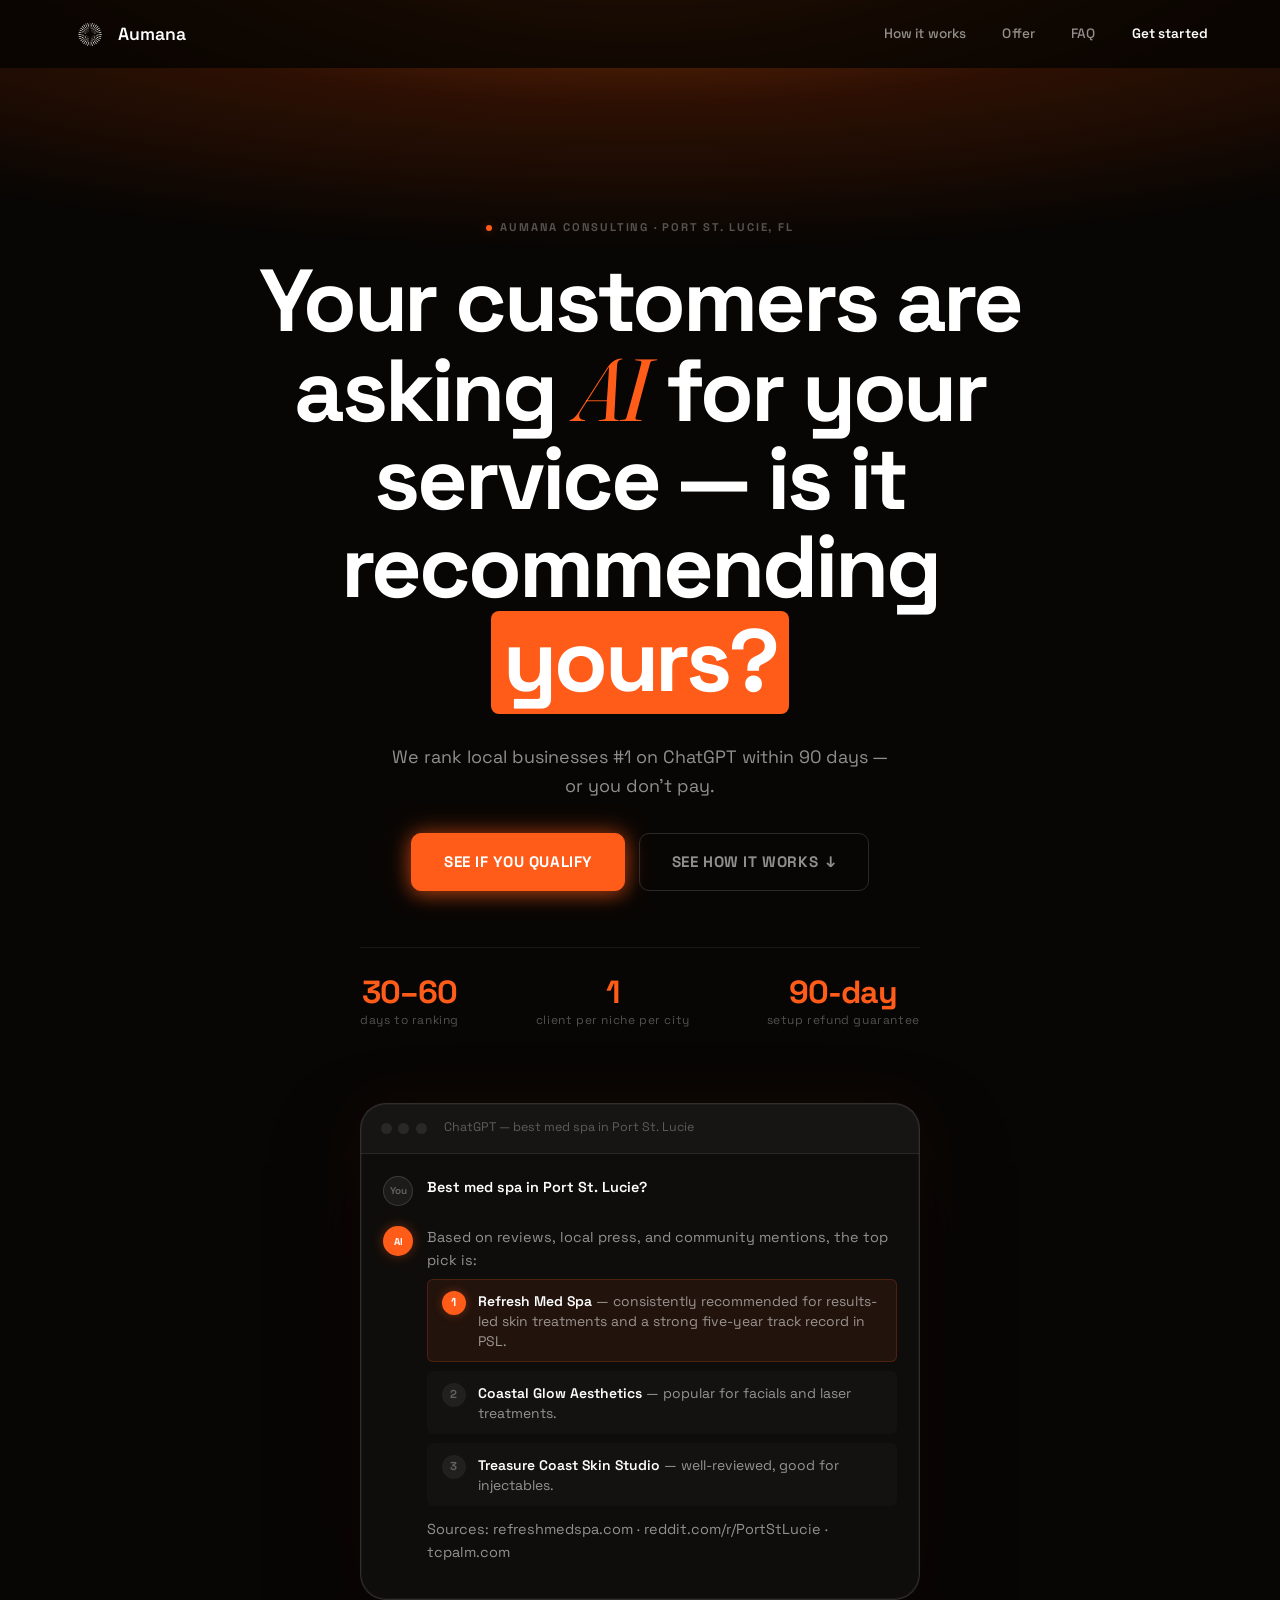
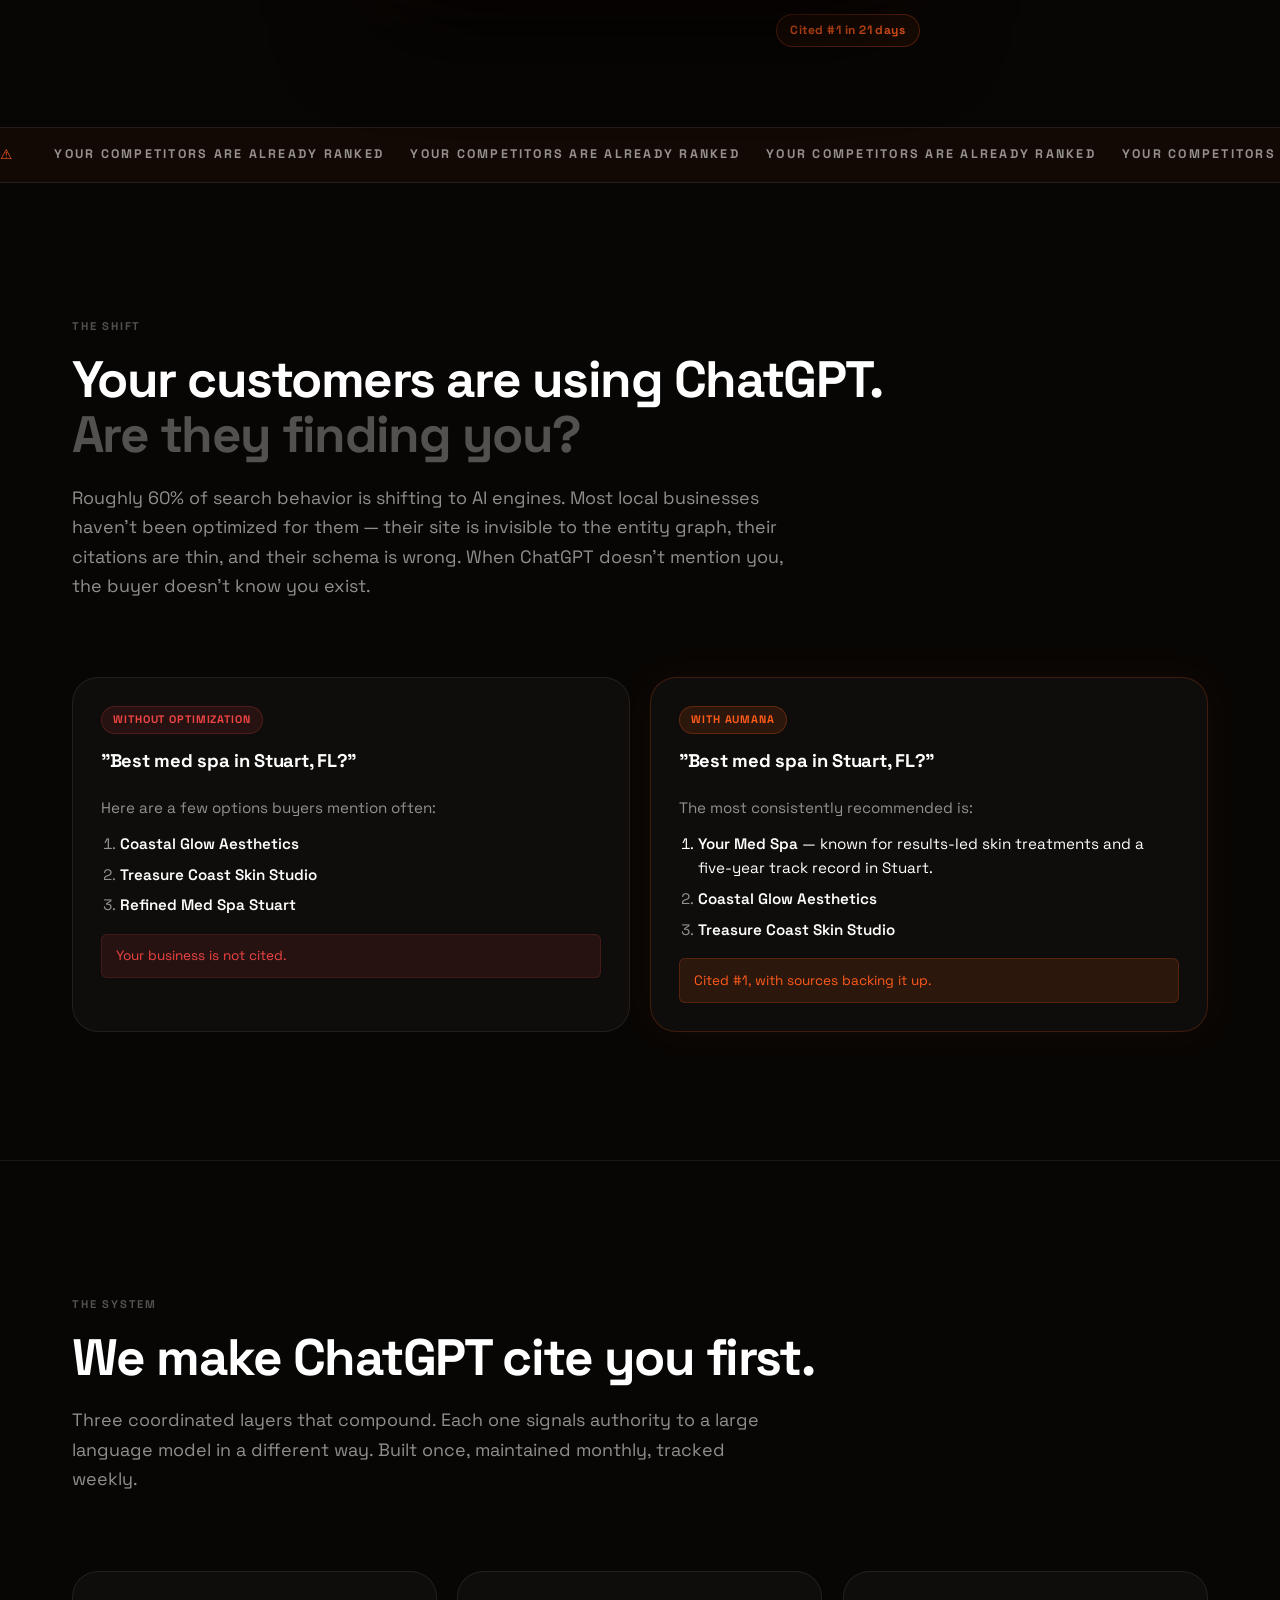
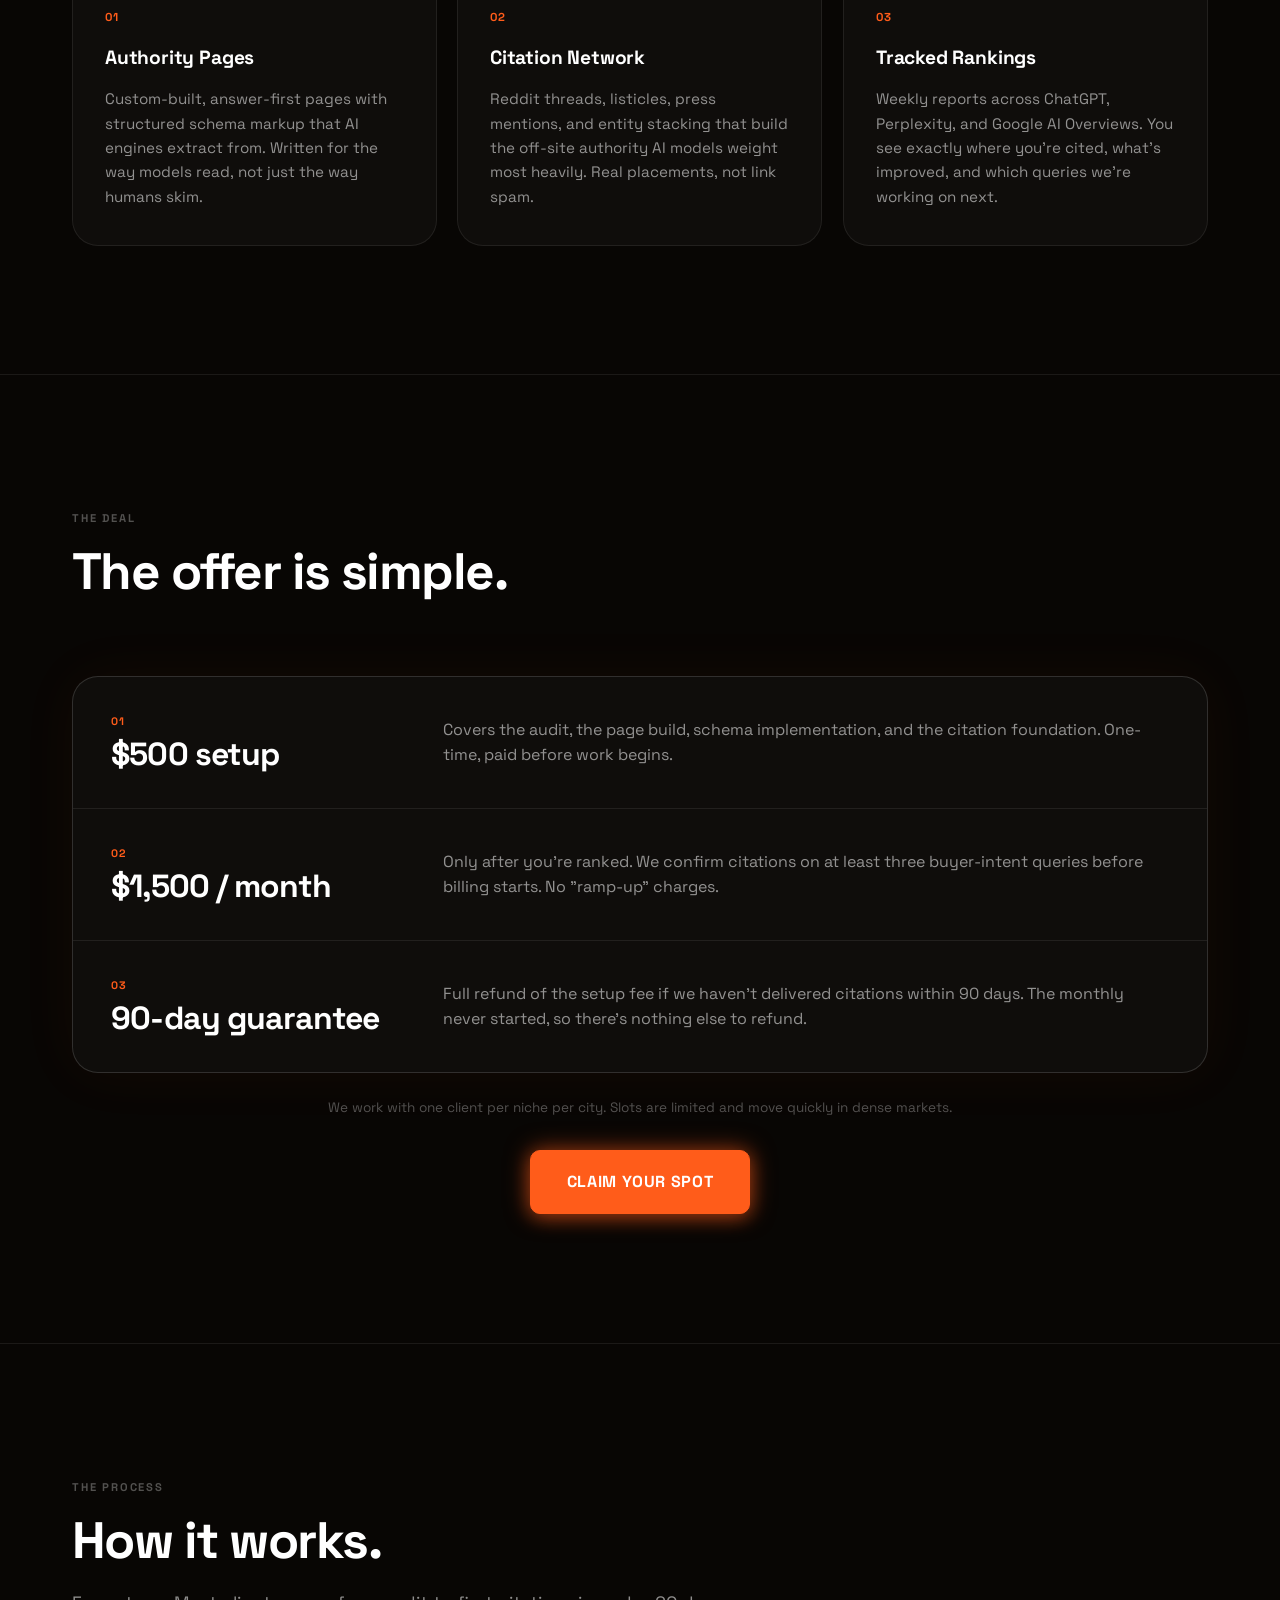
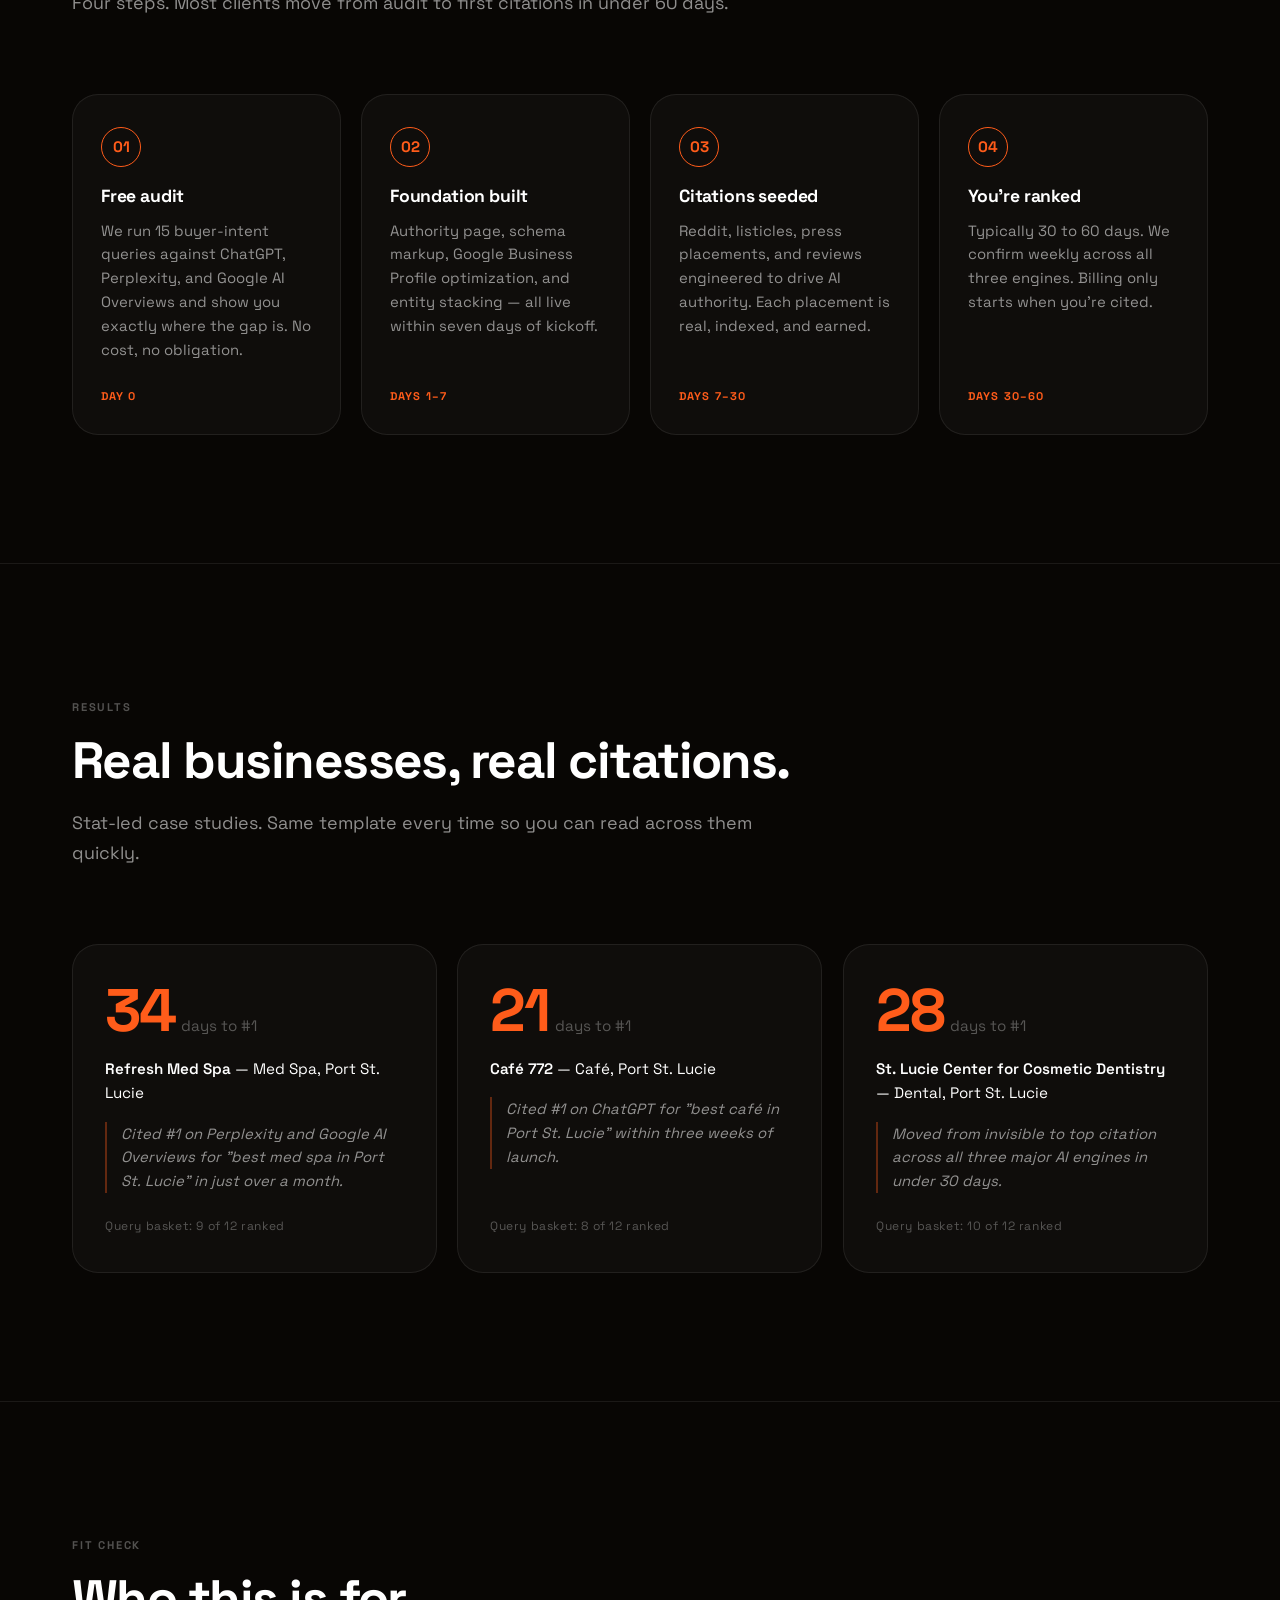
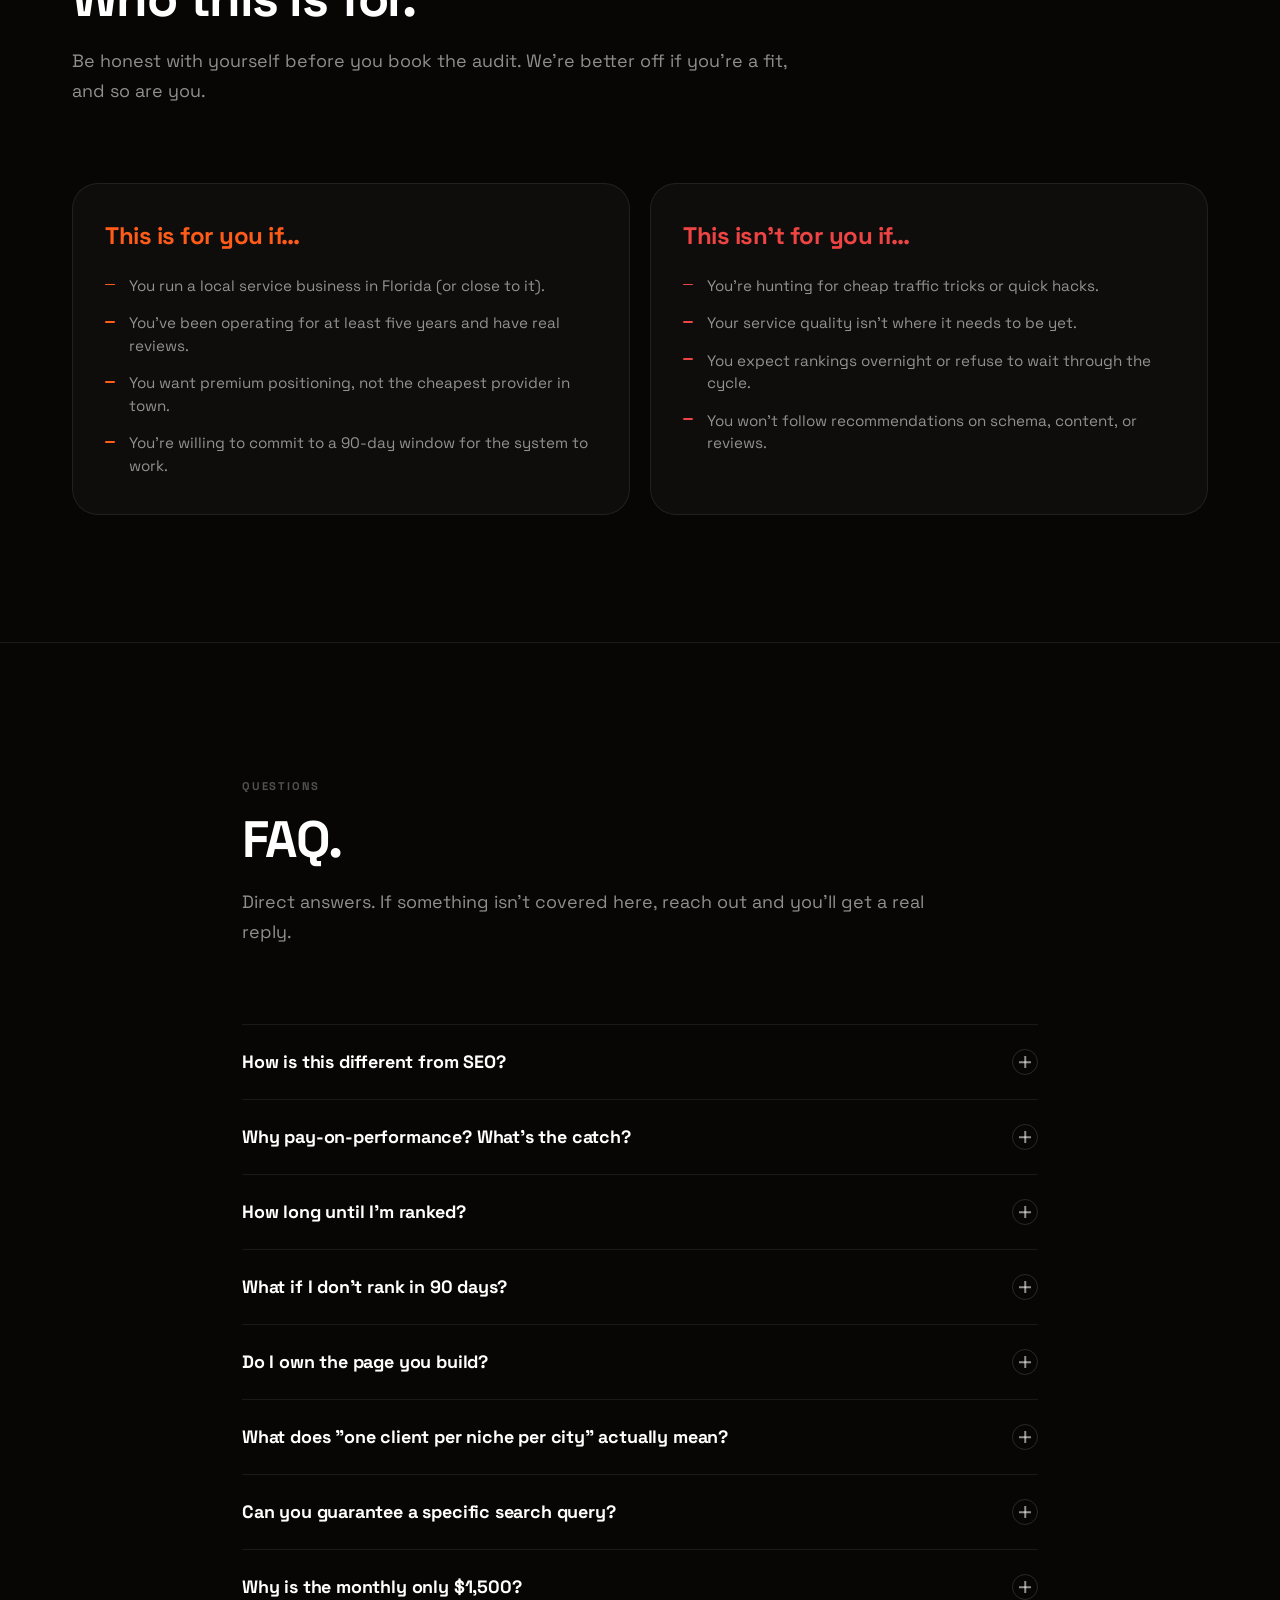
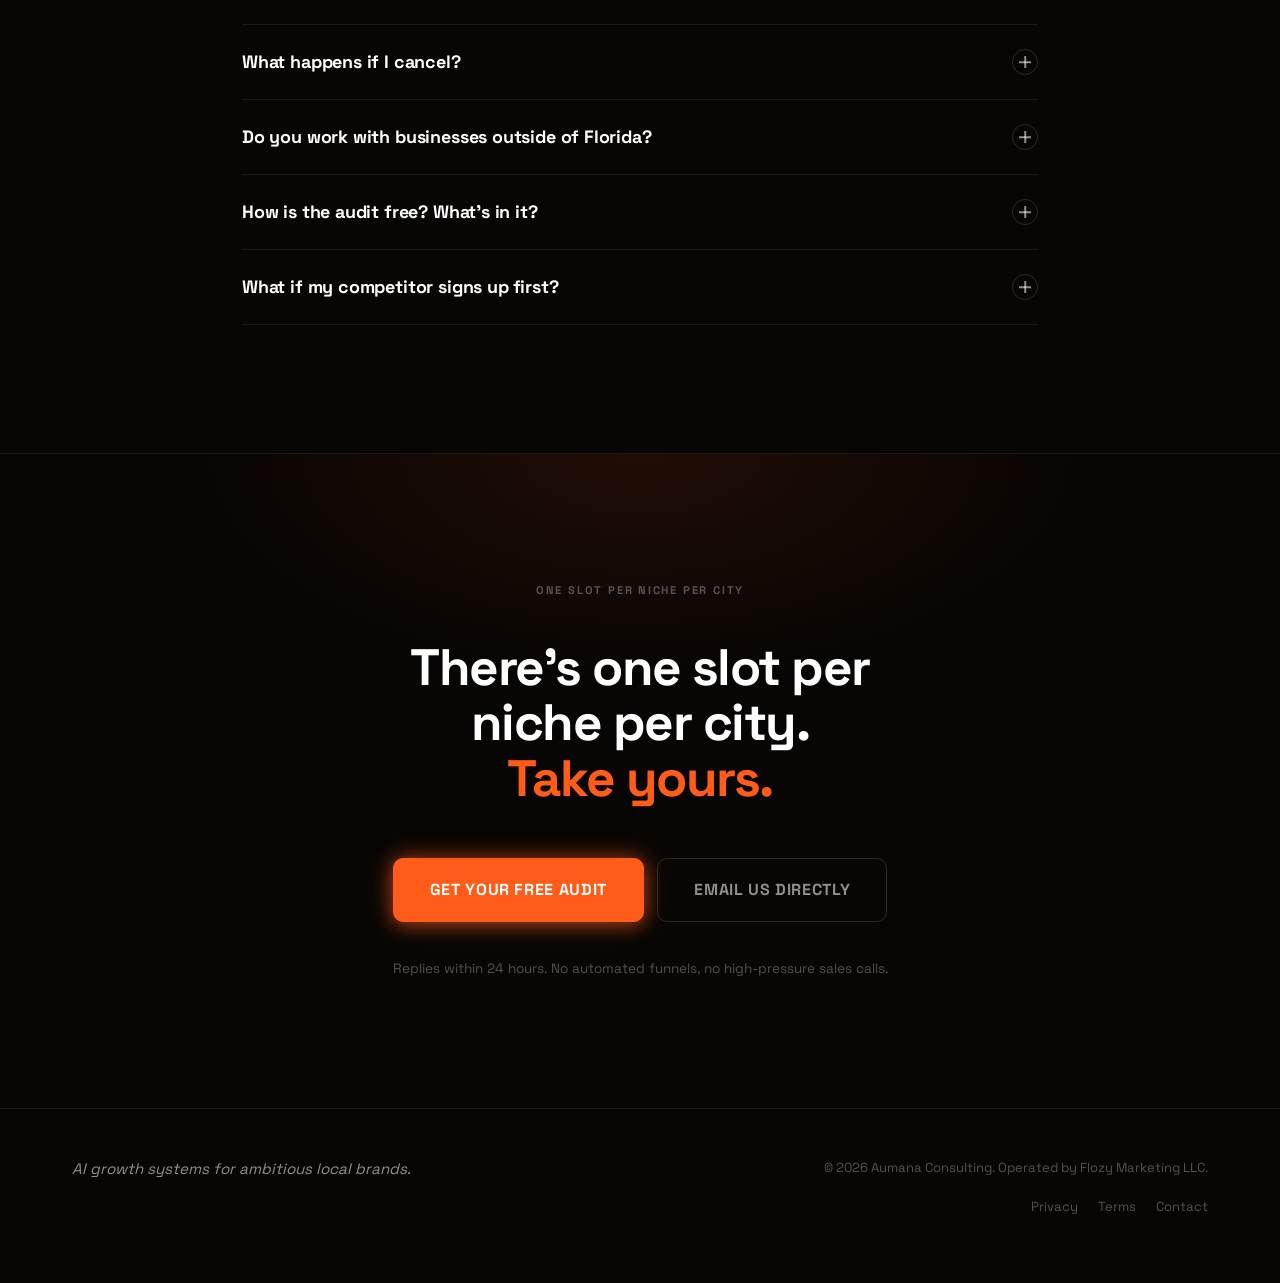
<file: index.html>
<!DOCTYPE html>
<html lang="en">
<head>
  <meta charset="UTF-8" />
  <meta name="viewport" content="width=device-width, initial-scale=1.0" />
  <title>AI Search Ranking for Local Businesses | Aumana Consulting</title>
  <meta name="description" content="Rank on ChatGPT, Perplexity, and Google AI Overviews. AI search ranking for Florida local businesses. Pay only when we deliver. 90-day guarantee." />
  <link rel="canonical" href="https://flozyagency.io/aumana" />
  <meta name="theme-color" content="#0a0a0b" />

  <!-- Open Graph -->
  <meta property="og:type" content="website" />
  <meta property="og:url" content="https://flozyagency.io/aumana" />
  <meta property="og:title" content="AI Search Ranking for Local Businesses | Aumana Consulting" />
  <meta property="og:description" content="Rank on ChatGPT, Perplexity, and Google AI Overviews. Pay only when we deliver. 90-day guarantee for Florida local businesses." />
  <meta property="og:image" content="https://flozyagency.io/aumana/og-image.png" />
  <meta property="og:site_name" content="Aumana Consulting" />

  <!-- Twitter -->
  <meta name="twitter:card" content="summary_large_image" />
  <meta name="twitter:url" content="https://flozyagency.io/aumana" />
  <meta name="twitter:title" content="AI Search Ranking for Local Businesses | Aumana Consulting" />
  <meta name="twitter:description" content="Rank on ChatGPT, Perplexity, and Google AI Overviews. Pay only when we deliver." />
  <meta name="twitter:image" content="https://flozyagency.io/aumana/og-image.png" />

  <!-- Fonts -->
  <link rel="preconnect" href="https://fonts.googleapis.com" />
  <link rel="preconnect" href="https://fonts.gstatic.com" crossorigin />
  <link rel="stylesheet" href="https://fonts.googleapis.com/css2?family=Space+Grotesk:wght@400;500;600&display=swap" />

  <link rel="stylesheet" href="styles.css?v=11" />
  <link rel="stylesheet" href="https://fonts.googleapis.com/css2?family=Fraunces:opsz,ital,wght@9..144,1,400;9..144,1,500&family=Space+Grotesk:wght@400;500;600;700;800&display=swap" />

  <!-- Analytics -->
  <script defer data-domain="flozyagency.io" src="https://plausible.io/js/script.js"></script>

  <!-- Schema: ProfessionalService -->
  <script type="application/ld+json">
  {
    "@context": "https://schema.org",
    "@type": "ProfessionalService",
    "name": "Aumana Consulting",
    "alternateName": "Aumana",
    "description": "AI search ranking for local service businesses. We rank dentists, med spas, contractors, attorneys, and other service operators #1 on ChatGPT, Perplexity, and Google AI Overviews for buyer-intent queries.",
    "url": "https://flozyagency.io/aumana",
    "image": "https://flozyagency.io/aumana/og-image.png",
    "slogan": "AI growth systems for ambitious local brands",
    "areaServed": [
      { "@type": "State", "name": "Florida" },
      { "@type": "Country", "name": "United States" }
    ],
    "address": {
      "@type": "PostalAddress",
      "addressLocality": "Port St. Lucie",
      "addressRegion": "FL",
      "addressCountry": "US"
    },
    "parentOrganization": {
      "@type": "Organization",
      "name": "Flozy Marketing LLC",
      "legalName": "Flozy Marketing LLC"
    },
    "founder": {
      "@type": "Person",
      "name": "D'Angelo Vera"
    },
    "priceRange": "$500 setup + $1,500/month",
    "knowsAbout": [
      "AI search optimization",
      "ChatGPT ranking",
      "Perplexity citations",
      "Google AI Overviews",
      "Schema markup",
      "Entity stacking",
      "Local business marketing"
    ]
  }
  </script>

  <!-- Schema: Service -->
  <script type="application/ld+json">
  {
    "@context": "https://schema.org",
    "@type": "Service",
    "name": "AI Search Ranking",
    "serviceType": "AI Search Optimization",
    "provider": {
      "@type": "ProfessionalService",
      "name": "Aumana Consulting",
      "url": "https://flozyagency.io/aumana"
    },
    "areaServed": {
      "@type": "State",
      "name": "Florida"
    },
    "description": "Pay-on-performance AI search ranking. We rank local businesses #1 on ChatGPT, Perplexity, and Google AI Overviews for buyer-intent queries. $500 setup, $1,500/month billed only after ranking achieved, with a 90-day guarantee.",
    "offers": {
      "@type": "Offer",
      "price": "500.00",
      "priceCurrency": "USD",
      "description": "$500 setup covers audit, page build, schema, and citation foundation. $1,500/month begins only when client is cited #1 on at least three buyer-intent queries. Full setup refund if not ranked within 90 days.",
      "availability": "https://schema.org/LimitedAvailability",
      "eligibleRegion": {
        "@type": "State",
        "name": "Florida"
      }
    },
    "hasOfferCatalog": {
      "@type": "OfferCatalog",
      "name": "AI Search Domination",
      "itemListElement": [
        { "@type": "Offer", "itemOffered": { "@type": "Service", "name": "Authority Pages" } },
        { "@type": "Offer", "itemOffered": { "@type": "Service", "name": "Citation Network" } },
        { "@type": "Offer", "itemOffered": { "@type": "Service", "name": "Tracked Rankings" } }
      ]
    }
  }
  </script>

  <!-- Schema: FAQPage -->
  <script type="application/ld+json">
  {
    "@context": "https://schema.org",
    "@type": "FAQPage",
    "mainEntity": [
      {
        "@type": "Question",
        "name": "How is this different from SEO?",
        "acceptedAnswer": {
          "@type": "Answer",
          "text": "SEO targets Google's blue-link results. AI search ranking targets ChatGPT, Perplexity, and Google AI Overviews — the engines buyers now use to make decisions. We optimize the entity graph, citation network, and answer-first content that large language models extract from, not keyword density or backlink volume."
        }
      },
      {
        "@type": "Question",
        "name": "Why pay-on-performance? What's the catch?",
        "acceptedAnswer": {
          "@type": "Answer",
          "text": "There isn't one. We charge $500 upfront to cover the audit, page build, and citation foundation. The $1,500 monthly only begins once you're cited #1 on at least three buyer-intent queries across major AI engines. If we don't deliver in 90 days, you get the setup back."
        }
      },
      {
        "@type": "Question",
        "name": "How long until I'm ranked?",
        "acceptedAnswer": {
          "@type": "Answer",
          "text": "Most clients are cited within 30 to 60 days, depending on competition density and existing digital footprint. AI engines refresh their training data and citation patterns on rolling cycles. We confirm rankings weekly across ChatGPT, Perplexity, and Google AI Overviews and share progress reports with you."
        }
      },
      {
        "@type": "Question",
        "name": "What if I don't rank in 90 days?",
        "acceptedAnswer": {
          "@type": "Answer",
          "text": "You get a full refund of the $500 setup, no questions asked. The monthly fee never starts until we've delivered, so the only money at risk is the setup fee. We're betting on ourselves because we know the system works when applied properly to a real local operation."
        }
      },
      {
        "@type": "Question",
        "name": "Do I own the page you build?",
        "acceptedAnswer": {
          "@type": "Answer",
          "text": "Yes. The page lives on your domain, the schema is yours, the citation assets are yours. If you cancel, everything stays. We don't gate access or hold your authority hostage. The one thing we keep is the methodology — the playbook is ours, but every output is yours."
        }
      },
      {
        "@type": "Question",
        "name": "What does \"one client per niche per city\" actually mean?",
        "acceptedAnswer": {
          "@type": "Answer",
          "text": "If we work with a dental practice in Port St. Lucie, we won't take on another dentist in that city. Same for HVAC, med spas, attorneys, and so on. This protects your investment — you're never competing against another client for the same AI citation slot. Slots are first-come."
        }
      },
      {
        "@type": "Question",
        "name": "Can you guarantee a specific search query?",
        "acceptedAnswer": {
          "@type": "Answer",
          "text": "We guarantee citations on a basket of buyer-intent queries we identify together during the audit, not a single phrase. AI engines vary their responses based on user context, conversation history, and time of day. Locking to one exact string would be dishonest. We target query patterns instead."
        }
      },
      {
        "@type": "Question",
        "name": "Why is the monthly only $1,500?",
        "acceptedAnswer": {
          "@type": "Answer",
          "text": "Because once the foundation is built, maintenance is mostly citation refreshment, schema updates, and ranking confirmation. We've productized the heavy lifting. Charging $5,000 a month would price out the local businesses this is built for. We'd rather work with twenty owners who pay on time than two who churn."
        }
      },
      {
        "@type": "Question",
        "name": "What happens if I cancel?",
        "acceptedAnswer": {
          "@type": "Answer",
          "text": "You stop paying, and we stop maintaining. The page, schema, and citations stay live on your domain — you own all of it. AI rankings hold for a few months on inertia, then erode as competitors invest. Most clients stay because the monthly cost is less than one new customer per month."
        }
      },
      {
        "@type": "Question",
        "name": "Do you work with businesses outside of Florida?",
        "acceptedAnswer": {
          "@type": "Answer",
          "text": "We're based in Port St. Lucie and prioritize Florida service businesses, but we'll take on out-of-state clients case by case. The system works in any English-speaking market. The practical constraint is that we visit local clients to understand the operation; remote clients get a longer onboarding call instead."
        }
      },
      {
        "@type": "Question",
        "name": "How is the audit free? What's in it?",
        "acceptedAnswer": {
          "@type": "Answer",
          "text": "We run 15 buyer-intent queries against ChatGPT, Perplexity, and Google AI Overviews using your business name and category. You get a written report showing where you appear, where competitors appear instead, and the specific citation gaps causing it. Takes us about two hours. Costs you nothing."
        }
      },
      {
        "@type": "Question",
        "name": "What if my competitor signs up first?",
        "acceptedAnswer": {
          "@type": "Answer",
          "text": "Then we work with them, not you. There's no waitlist for occupied slots — once a niche-and-city pair is taken, it's locked for the duration of the contract. If you're considering this, the audit is the fastest way to claim your spot. Slots in dense markets move within weeks."
        }
      }
    ]
  }
  </script>
</head>
<body>

  <a class="skip-link" href="#main">Skip to main content</a>

  <header class="site-header">
    <div class="container header-inner">
      <a href="#top" class="brand" aria-label="Aumana Consulting home">
        <span class="brand-icon">
          <img src="logo.png" class="brand-img" alt="Aumana starburst logo" />
        </span>
        <span class="brand-word">Aumana</span>
      </a>
      <nav class="site-nav" aria-label="Primary">
        <a href="#how">How it works</a>
        <a href="#offer">Offer</a>
        <a href="#faq">FAQ</a>
        <a href="#audit">Get started</a>
      </nav>
    </div>
  </header>

  <main id="main">

    <!-- 1. HERO -->
    <section class="hero" id="top">
      <div class="container hero-grid">
        <div class="hero-copy reveal">
          <p class="eyebrow"><span class="dot"></span> Aumana Consulting · Port St. Lucie, FL</p>
          <h1 class="display">Your customers are asking <em class="serif-italic">AI</em> for your service — is it recommending <span class="hl-fill">yours?</span></h1>
          <p class="lede">We rank local businesses #1 on ChatGPT within 90 days — or you don't pay.</p>
          <div class="cta-row">
            <a href="quiz.html" class="btn btn-primary">See If You Qualify</a>
            <a href="#how" class="btn btn-ghost">See how it works <span aria-hidden="true">↓</span></a>
          </div>
          <ul class="hero-meta" aria-label="Quick facts">
            <li><strong>30–60</strong><span>days to ranking</span></li>
            <li><strong>1</strong><span>client per niche per city</span></li>
            <li><strong>90-day</strong><span>setup refund guarantee</span></li>
          </ul>
        </div>

        <!-- Faked ChatGPT response -->
        <aside class="chat-mock reveal" aria-label="Example AI search result">
          <div class="chat-window">
            <div class="chat-titlebar">
              <span class="dot-r"></span><span class="dot-y"></span><span class="dot-g"></span>
              <span class="chat-tab">ChatGPT — best med spa in Port St. Lucie</span>
            </div>
            <div class="chat-body">
              <div class="chat-msg user">
                <span class="chat-avatar" aria-hidden="true">You</span>
                <p>Best med spa in Port St. Lucie?</p>
              </div>
              <div class="chat-msg ai">
                <span class="chat-avatar ai-mark" aria-hidden="true">AI</span>
                <div>
                  <p>Based on reviews, local press, and community mentions, the top pick is:</p>
                  <ol class="chat-list">
                    <li class="cited">
                      <span class="rank">1</span>
                      <div>
                        <strong>Refresh Med Spa</strong> — consistently recommended for results-led skin treatments and a strong five-year track record in PSL.
                      </div>
                    </li>
                    <li>
                      <span class="rank">2</span>
                      <div><strong>Coastal Glow Aesthetics</strong> — popular for facials and laser treatments.</div>
                    </li>
                    <li>
                      <span class="rank">3</span>
                      <div><strong>Treasure Coast Skin Studio</strong> — well-reviewed, good for injectables.</div>
                    </li>
                  </ol>
                  <p class="chat-sources">Sources: <span>refreshmedspa.com</span> · <span>reddit.com/r/PortStLucie</span> · <span>tcpalm.com</span></p>
                </div>
              </div>
            </div>
          </div>
          <div class="chat-tag">Cited #1 in 21 days</div>
        </aside>
      </div>
    </section>

    <!-- TICKER -->
    <div class="ticker-wrap" aria-hidden="true">
      <div class="ticker-inner">
        <span>Your competitors are already ranked &nbsp;&nbsp;&nbsp; Your competitors are already ranked &nbsp;&nbsp;&nbsp; Your competitors are already ranked &nbsp;&nbsp;&nbsp; Your competitors are already ranked &nbsp;&nbsp;&nbsp; Your competitors are already ranked &nbsp;&nbsp;&nbsp; Your competitors are already ranked &nbsp;&nbsp;&nbsp;</span>
        <span>Your competitors are already ranked &nbsp;&nbsp;&nbsp; Your competitors are already ranked &nbsp;&nbsp;&nbsp; Your competitors are already ranked &nbsp;&nbsp;&nbsp; Your competitors are already ranked &nbsp;&nbsp;&nbsp; Your competitors are already ranked &nbsp;&nbsp;&nbsp; Your competitors are already ranked &nbsp;&nbsp;&nbsp;</span>
      </div>
    </div>

    <!-- 2. PROBLEM -->
    <section class="section problem" id="problem">
      <div class="container">
        <div class="section-head reveal">
          <p class="eyebrow">The shift</p>
          <h2 class="serif">Your customers are using ChatGPT.<br /><span class="muted">Are they finding you?</span></h2>
          <p class="lede max-65">Roughly 60% of search behavior is shifting to AI engines. Most local businesses haven't been optimized for them — their site is invisible to the entity graph, their citations are thin, and their schema is wrong. When ChatGPT doesn't mention you, the buyer doesn't know you exist.</p>
        </div>

        <div class="compare-grid">
          <article class="compare-card before reveal">
            <header>
              <span class="badge bad">Without optimization</span>
              <p class="compare-q">"Best med spa in Stuart, FL?"</p>
            </header>
            <div class="compare-body">
              <p>Here are a few options buyers mention often:</p>
              <ol>
                <li><strong>Coastal Glow Aesthetics</strong></li>
                <li><strong>Treasure Coast Skin Studio</strong></li>
                <li><strong>Refined Med Spa Stuart</strong></li>
              </ol>
              <p class="missing">Your business is not cited.</p>
            </div>
          </article>

          <article class="compare-card after reveal">
            <header>
              <span class="badge good">With Aumana</span>
              <p class="compare-q">"Best med spa in Stuart, FL?"</p>
            </header>
            <div class="compare-body">
              <p>The most consistently recommended is:</p>
              <ol>
                <li class="cited"><strong>Your Med Spa</strong> — known for results-led skin treatments and a five-year track record in Stuart.</li>
                <li><strong>Coastal Glow Aesthetics</strong></li>
                <li><strong>Treasure Coast Skin Studio</strong></li>
              </ol>
              <p class="present">Cited #1, with sources backing it up.</p>
            </div>
          </article>
        </div>
      </div>
    </section>

    <!-- 3. SOLUTION -->
    <section class="section solution">
      <div class="container">
        <div class="section-head reveal">
          <p class="eyebrow">The system</p>
          <h2 class="serif">We make ChatGPT cite you first.</h2>
          <p class="lede max-65">Three coordinated layers that compound. Each one signals authority to a large language model in a different way. Built once, maintained monthly, tracked weekly.</p>
        </div>

        <div class="feature-grid">
          <article class="feature-card reveal">
            <span class="feature-num">01</span>
            <h3>Authority Pages</h3>
            <p>Custom-built, answer-first pages with structured schema markup that AI engines extract from. Written for the way models read, not just the way humans skim.</p>
          </article>
          <article class="feature-card reveal">
            <span class="feature-num">02</span>
            <h3>Citation Network</h3>
            <p>Reddit threads, listicles, press mentions, and entity stacking that build the off-site authority AI models weight most heavily. Real placements, not link spam.</p>
          </article>
          <article class="feature-card reveal">
            <span class="feature-num">03</span>
            <h3>Tracked Rankings</h3>
            <p>Weekly reports across ChatGPT, Perplexity, and Google AI Overviews. You see exactly where you're cited, what's improved, and which queries we're working on next.</p>
          </article>
        </div>
      </div>
    </section>

    <!-- 4. OFFER -->
    <section class="section offer" id="offer">
      <div class="container">
        <div class="section-head reveal">
          <p class="eyebrow">The deal</p>
          <h2 class="serif">The offer is simple.</h2>
        </div>

        <div class="spec-sheet reveal">
          <div class="spec-row">
            <div class="spec-label">
              <span class="spec-tag">01</span>
              <h3>$500 setup</h3>
            </div>
            <p class="spec-desc">Covers the audit, the page build, schema implementation, and the citation foundation. One-time, paid before work begins.</p>
          </div>

          <div class="spec-row">
            <div class="spec-label">
              <span class="spec-tag">02</span>
              <h3>$1,500 / month</h3>
            </div>
            <p class="spec-desc">Only after you're ranked. We confirm citations on at least three buyer-intent queries before billing starts. No "ramp-up" charges.</p>
          </div>

          <div class="spec-row">
            <div class="spec-label">
              <span class="spec-tag">03</span>
              <h3>90-day guarantee</h3>
            </div>
            <p class="spec-desc">Full refund of the setup fee if we haven't delivered citations within 90 days. The monthly never started, so there's nothing else to refund.</p>
          </div>
        </div>

        <p class="disclaimer reveal">We work with one client per niche per city. Slots are limited and move quickly in dense markets.</p>

        <div class="offer-cta reveal">
          <a href="#audit" class="btn btn-primary btn-lg">Claim your spot</a>
        </div>
      </div>
    </section>

    <!-- 5. HOW IT WORKS -->
    <section class="section process" id="how">
      <div class="container">
        <div class="section-head reveal">
          <p class="eyebrow">The process</p>
          <h2 class="serif">How it works.</h2>
          <p class="lede max-65">Four steps. Most clients move from audit to first citations in under 60 days.</p>
        </div>

        <ol class="timeline">
          <li class="timeline-step reveal">
            <span class="step-num">01</span>
            <h3>Free audit</h3>
            <p>We run 15 buyer-intent queries against ChatGPT, Perplexity, and Google AI Overviews and show you exactly where the gap is. No cost, no obligation.</p>
            <span class="step-time">Day 0</span>
          </li>
          <li class="timeline-step reveal">
            <span class="step-num">02</span>
            <h3>Foundation built</h3>
            <p>Authority page, schema markup, Google Business Profile optimization, and entity stacking — all live within seven days of kickoff.</p>
            <span class="step-time">Days 1–7</span>
          </li>
          <li class="timeline-step reveal">
            <span class="step-num">03</span>
            <h3>Citations seeded</h3>
            <p>Reddit, listicles, press placements, and reviews engineered to drive AI authority. Each placement is real, indexed, and earned.</p>
            <span class="step-time">Days 7–30</span>
          </li>
          <li class="timeline-step reveal">
            <span class="step-num">04</span>
            <h3>You're ranked</h3>
            <p>Typically 30 to 60 days. We confirm weekly across all three engines. Billing only starts when you're cited.</p>
            <span class="step-time">Days 30–60</span>
          </li>
        </ol>
      </div>
    </section>

    <!-- 6. SOCIAL PROOF -->
    <section class="section results" id="results">
      <div class="container">
        <div class="section-head reveal">
          <p class="eyebrow">Results</p>
          <h2 class="serif">Real businesses, real citations.</h2>
          <p class="lede max-65">Stat-led case studies. Same template every time so you can read across them quickly.</p>
        </div>

        <div class="results-grid">
          <article class="result-card reveal" data-testimonial>
            <p class="result-stat"><span class="big">34</span> days to #1</p>
            <p class="result-line"><strong>Refresh Med Spa</strong> — Med Spa, Port St. Lucie</p>
            <p class="result-quote">Cited #1 on Perplexity and Google AI Overviews for "best med spa in Port St. Lucie" in just over a month.</p>
            <p class="result-meta">Query basket: 9 of 12 ranked</p>
          </article>

          <article class="result-card reveal" data-testimonial>
            <p class="result-stat"><span class="big">21</span> days to #1</p>
            <p class="result-line"><strong>Café 772</strong> — Café, Port St. Lucie</p>
            <p class="result-quote">Cited #1 on ChatGPT for "best café in Port St. Lucie" within three weeks of launch.</p>
            <p class="result-meta">Query basket: 8 of 12 ranked</p>
          </article>

          <article class="result-card reveal" data-testimonial>
            <p class="result-stat"><span class="big">28</span> days to #1</p>
            <p class="result-line"><strong>St. Lucie Center for Cosmetic Dentistry</strong> — Dental, Port St. Lucie</p>
            <p class="result-quote">Moved from invisible to top citation across all three major AI engines in under 30 days.</p>
            <p class="result-meta">Query basket: 10 of 12 ranked</p>
          </article>
        </div>
      </div>
    </section>

    <!-- 7. WHO THIS IS FOR -->
    <section class="section qualifier">
      <div class="container">
        <div class="section-head reveal">
          <p class="eyebrow">Fit check</p>
          <h2 class="serif">Who this is for.</h2>
          <p class="lede max-65">Be honest with yourself before you book the audit. We're better off if you're a fit, and so are you.</p>
        </div>

        <div class="qual-grid">
          <article class="qual-card good reveal">
            <h3>This is for you if…</h3>
            <ul>
              <li>You run a local service business in Florida (or close to it).</li>
              <li>You've been operating for at least five years and have real reviews.</li>
              <li>You want premium positioning, not the cheapest provider in town.</li>
              <li>You're willing to commit to a 90-day window for the system to work.</li>
            </ul>
          </article>

          <article class="qual-card bad reveal">
            <h3>This isn't for you if…</h3>
            <ul>
              <li>You're hunting for cheap traffic tricks or quick hacks.</li>
              <li>Your service quality isn't where it needs to be yet.</li>
              <li>You expect rankings overnight or refuse to wait through the cycle.</li>
              <li>You won't follow recommendations on schema, content, or reviews.</li>
            </ul>
          </article>
        </div>
      </div>
    </section>

    <!-- 8. FAQ -->
    <section class="section faq" id="faq">
      <div class="container faq-container">
        <div class="section-head reveal">
          <p class="eyebrow">Questions</p>
          <h2 class="serif">FAQ.</h2>
          <p class="lede max-65">Direct answers. If something isn't covered here, reach out and you'll get a real reply.</p>
        </div>

        <div class="faq-list">
          <details class="faq-item reveal">
            <summary><span class="faq-q">How is this different from SEO?</span><span class="faq-icon" aria-hidden="true"></span></summary>
            <div class="faq-a"><p>SEO targets Google's blue-link results. AI search ranking targets ChatGPT, Perplexity, and Google AI Overviews — the engines buyers now use to make decisions. We optimize the entity graph, citation network, and answer-first content that large language models extract from, not keyword density or backlink volume.</p></div>
          </details>

          <details class="faq-item reveal">
            <summary><span class="faq-q">Why pay-on-performance? What's the catch?</span><span class="faq-icon" aria-hidden="true"></span></summary>
            <div class="faq-a"><p>There isn't one. We charge $500 upfront to cover the audit, page build, and citation foundation. The $1,500 monthly only begins once you're cited #1 on at least three buyer-intent queries across major AI engines. If we don't deliver in 90 days, you get the setup back.</p></div>
          </details>

          <details class="faq-item reveal">
            <summary><span class="faq-q">How long until I'm ranked?</span><span class="faq-icon" aria-hidden="true"></span></summary>
            <div class="faq-a"><p>Most clients are cited within 30 to 60 days, depending on competition density and existing digital footprint. AI engines refresh their training data and citation patterns on rolling cycles. We confirm rankings weekly across ChatGPT, Perplexity, and Google AI Overviews and share progress reports with you.</p></div>
          </details>

          <details class="faq-item reveal">
            <summary><span class="faq-q">What if I don't rank in 90 days?</span><span class="faq-icon" aria-hidden="true"></span></summary>
            <div class="faq-a"><p>You get a full refund of the $500 setup, no questions asked. The monthly fee never starts until we've delivered, so the only money at risk is the setup fee. We're betting on ourselves because we know the system works when applied properly to a real local operation.</p></div>
          </details>

          <details class="faq-item reveal">
            <summary><span class="faq-q">Do I own the page you build?</span><span class="faq-icon" aria-hidden="true"></span></summary>
            <div class="faq-a"><p>Yes. The page lives on your domain, the schema is yours, the citation assets are yours. If you cancel, everything stays. We don't gate access or hold your authority hostage. The one thing we keep is the methodology — the playbook is ours, but every output is yours.</p></div>
          </details>

          <details class="faq-item reveal">
            <summary><span class="faq-q">What does "one client per niche per city" actually mean?</span><span class="faq-icon" aria-hidden="true"></span></summary>
            <div class="faq-a"><p>If we work with a dental practice in Port St. Lucie, we won't take on another dentist in that city. Same for HVAC, med spas, attorneys, and so on. This protects your investment — you're never competing against another client for the same AI citation slot. Slots are first-come.</p></div>
          </details>

          <details class="faq-item reveal">
            <summary><span class="faq-q">Can you guarantee a specific search query?</span><span class="faq-icon" aria-hidden="true"></span></summary>
            <div class="faq-a"><p>We guarantee citations on a basket of buyer-intent queries we identify together during the audit, not a single phrase. AI engines vary their responses based on user context, conversation history, and time of day. Locking to one exact string would be dishonest. We target query patterns instead.</p></div>
          </details>

          <details class="faq-item reveal">
            <summary><span class="faq-q">Why is the monthly only $1,500?</span><span class="faq-icon" aria-hidden="true"></span></summary>
            <div class="faq-a"><p>Because once the foundation is built, maintenance is mostly citation refreshment, schema updates, and ranking confirmation. We've productized the heavy lifting. Charging $5,000 a month would price out the local businesses this is built for. We'd rather work with twenty owners who pay on time than two who churn.</p></div>
          </details>

          <details class="faq-item reveal">
            <summary><span class="faq-q">What happens if I cancel?</span><span class="faq-icon" aria-hidden="true"></span></summary>
            <div class="faq-a"><p>You stop paying, and we stop maintaining. The page, schema, and citations stay live on your domain — you own all of it. AI rankings hold for a few months on inertia, then erode as competitors invest. Most clients stay because the monthly cost is less than one new customer per month.</p></div>
          </details>

          <details class="faq-item reveal">
            <summary><span class="faq-q">Do you work with businesses outside of Florida?</span><span class="faq-icon" aria-hidden="true"></span></summary>
            <div class="faq-a"><p>We're based in Port St. Lucie and prioritize Florida service businesses, but we'll take on out-of-state clients case by case. The system works in any English-speaking market. The practical constraint is that we visit local clients to understand the operation; remote clients get a longer onboarding call instead.</p></div>
          </details>

          <details class="faq-item reveal">
            <summary><span class="faq-q">How is the audit free? What's in it?</span><span class="faq-icon" aria-hidden="true"></span></summary>
            <div class="faq-a"><p>We run 15 buyer-intent queries against ChatGPT, Perplexity, and Google AI Overviews using your business name and category. You get a written report showing where you appear, where competitors appear instead, and the specific citation gaps causing it. Takes us about two hours. Costs you nothing.</p></div>
          </details>

          <details class="faq-item reveal">
            <summary><span class="faq-q">What if my competitor signs up first?</span><span class="faq-icon" aria-hidden="true"></span></summary>
            <div class="faq-a"><p>Then we work with them, not you. There's no waitlist for occupied slots — once a niche-and-city pair is taken, it's locked for the duration of the contract. If you're considering this, the audit is the fastest way to claim your spot. Slots in dense markets move within weeks.</p></div>
          </details>
        </div>
      </div>
    </section>

    <!-- 9. FINAL CTA -->
    <section class="section final-cta" id="audit">
      <div class="container final-cta-inner reveal">
        <p class="eyebrow">One slot per niche per city</p>
        <h2 class="serif display">There's one slot per niche per city.<br /><span class="accent">Take yours.</span></h2>

        <div class="cta-row center">
          <a href="https://calendly.com/aumana/audit" class="btn btn-primary btn-lg" rel="noopener">Get your free audit</a>
          <a href="mailto:dangelo@aumana.ai?subject=AI%20Search%20Audit" class="btn btn-ghost btn-lg">Email us directly</a>
        </div>

        <p class="reply-note">Replies within 24 hours. No automated funnels, no high-pressure sales calls.</p>
      </div>
    </section>

  </main>

  <!-- 10. FOOTER -->
  <footer class="site-footer">
    <div class="container footer-inner">
      <div class="footer-brand">
        <p class="footer-tag">AI growth systems for ambitious local brands.</p>
      </div>

      <div class="footer-meta">
        <p>&copy; 2026 Aumana Consulting. Operated by Flozy Marketing LLC.</p>
        <ul class="footer-links">
          <li><a href="#">Privacy</a></li>
          <li><a href="#">Terms</a></li>
          <li><a href="mailto:dangelo@aumana.ai">Contact</a></li>
        </ul>
      </div>
    </div>
  </footer>

  <script src="script.js" defer></script>
</body>
</html>
</file>
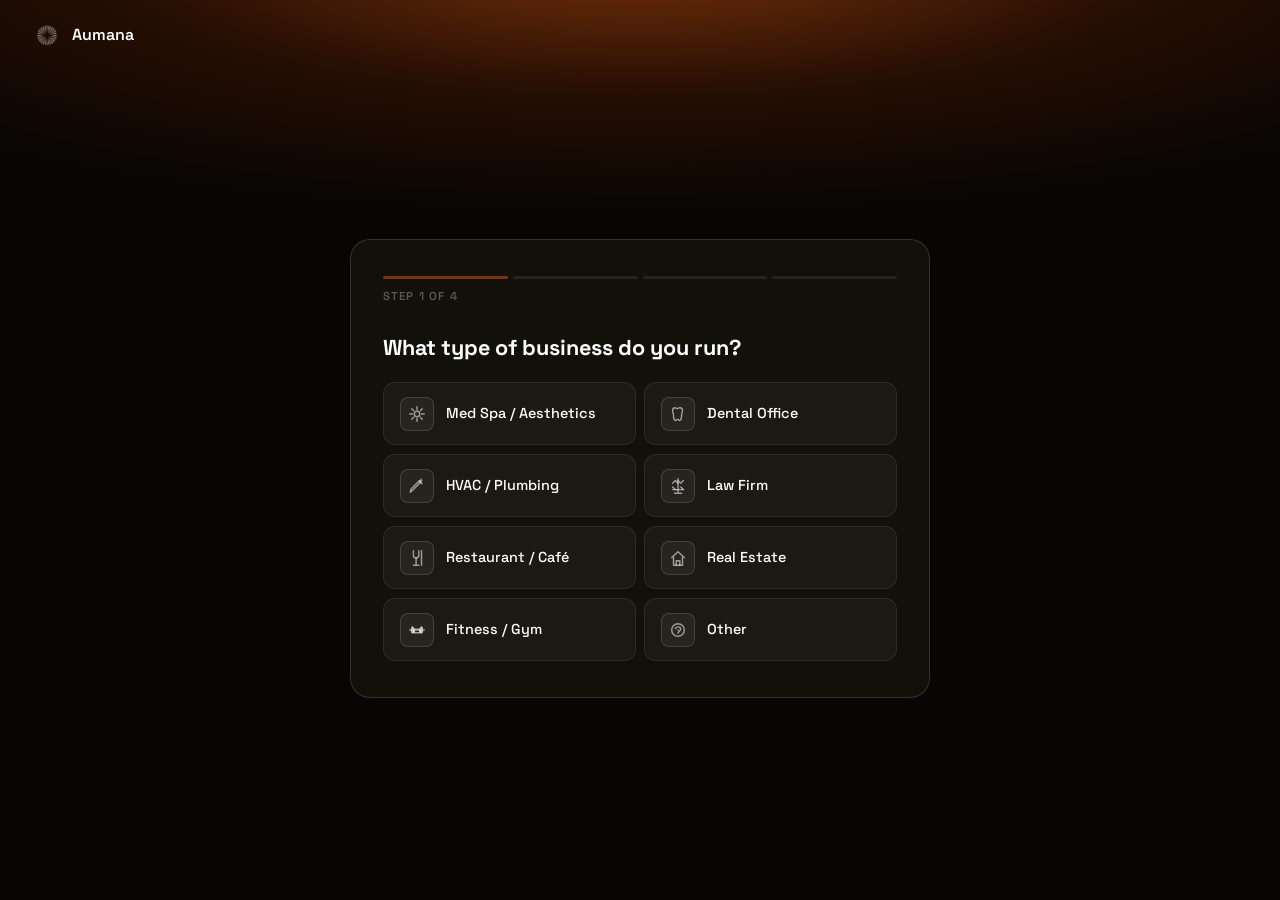
<file: quiz.html>
<!DOCTYPE html>
<html lang="en">
<head>
  <meta charset="UTF-8" />
  <meta name="viewport" content="width=device-width, initial-scale=1.0" />
  <title>AI Visibility Quiz | Aumana Consulting</title>
  <meta name="description" content="Find out if your business is invisible to AI search. Takes 60 seconds." />
  <link rel="preconnect" href="https://fonts.googleapis.com" />
  <link rel="preconnect" href="https://fonts.gstatic.com" crossorigin />
  <link rel="stylesheet" href="https://fonts.googleapis.com/css2?family=Space+Grotesk:wght@400;500;600;700&display=swap" />
  <link rel="stylesheet" href="https://assets.calendly.com/assets/external/widget.css" />
  <style>
    :root {
      --bg: #080604;
      --bg-card: #111009;
      --bg-elev: rgba(255,255,255,0.04);
      --text: #ffffff;
      --text-secondary: rgba(255,255,255,0.55);
      --text-muted: rgba(255,255,255,0.3);
      --border: rgba(255,255,255,0.08);
      --border-strong: rgba(255,255,255,0.14);
      --orange: #ff5c1a;
      --sans: "Space Grotesk", system-ui, sans-serif;
      --radius: 12px;
      --ease: cubic-bezier(0.22,1,0.36,1);
    }
    * { box-sizing: border-box; margin: 0; padding: 0; }
    body {
      background: var(--bg);
      color: var(--text);
      font-family: var(--sans);
      font-size: 16px;
      line-height: 1.6;
      -webkit-font-smoothing: antialiased;
      min-height: 100vh;
      display: flex;
      flex-direction: column;
    }
    body::before {
      content: "";
      position: fixed; inset: 0;
      pointer-events: none; z-index: 0;
      background: radial-gradient(ellipse 120% 45% at 50% -5%, rgba(255,100,20,0.45) 0%, rgba(200,60,0,0.15) 35%, transparent 65%);
    }

    .header {
      position: relative; z-index: 10;
      padding: 1.25rem 2rem;
    }
    .header a { display: inline-flex; align-items: center; gap: 0.6rem; text-decoration: none; color: var(--text); }
    .brand-img { width: 30px; height: 30px; object-fit: contain; filter: brightness(0) invert(1); }
    .brand-word { font-size: 1rem; font-weight: 600; letter-spacing: 0.01em; }

    main {
      flex: 1; position: relative; z-index: 1;
      display: flex; flex-direction: column; align-items: center; justify-content: center;
      padding: 1.5rem 1.25rem 4rem;
    }

    .quiz-card {
      width: 100%; max-width: 580px;
      background: var(--bg-card);
      border: 1px solid var(--border-strong);
      border-radius: 20px;
      padding: 2.25rem 2rem;
    }

    /* Progress */
    .progress-wrap { margin-bottom: 1.75rem; }
    .progress-track { display: flex; gap: 5px; margin-bottom: 0.5rem; }
    .progress-track span {
      flex: 1; height: 3px; border-radius: 99px;
      background: var(--border);
      transition: background 0.4s var(--ease);
    }
    .progress-track span.done { background: var(--orange); }
    .progress-track span.active { background: rgba(255,92,26,0.45); }
    .progress-label { font-size: 0.72rem; font-weight: 600; letter-spacing: 0.1em; text-transform: uppercase; color: var(--text-muted); }

    .q-text { font-size: 1.35rem; font-weight: 700; line-height: 1.3; margin-bottom: 1.25rem; }

    /* Choice grid */
    .choices-grid { display: grid; grid-template-columns: 1fr 1fr; gap: 0.55rem; }
    .choices-grid.single-col { grid-template-columns: 1fr; }

    .choice-btn {
      display: flex; align-items: center; gap: 0.75rem;
      background: var(--bg-elev);
      border: 1.5px solid var(--border);
      border-radius: var(--radius);
      padding: 0.85rem 1rem;
      cursor: pointer;
      text-align: left;
      color: var(--text);
      font-family: var(--sans); font-size: 0.9rem; font-weight: 500;
      line-height: 1.35;
      transition: border-color 0.18s, background 0.18s, transform 0.15s var(--ease);
      width: 100%;
      position: relative;
      overflow: hidden;
    }
    .choice-btn:hover { border-color: rgba(255,92,26,0.4); transform: translateY(-1px); }
    .choice-btn.selected {
      border-color: var(--orange);
      background: rgba(255,92,26,0.1);
    }
    .choice-btn.selected::after {
      content: '';
      position: absolute; inset: 0;
      background: radial-gradient(circle at center, rgba(255,92,26,0.12) 0%, transparent 70%);
      pointer-events: none;
    }

    /* Icon wrapper */
    .choice-icon {
      width: 34px; height: 34px; flex-shrink: 0;
      display: flex; align-items: center; justify-content: center;
      background: rgba(255,255,255,0.05);
      border: 1px solid var(--border-strong);
      border-radius: 8px;
      transition: background 0.18s, border-color 0.18s;
    }
    .choice-btn.selected .choice-icon {
      background: rgba(255,92,26,0.15);
      border-color: rgba(255,92,26,0.4);
    }
    .choice-icon svg {
      width: 18px; height: 18px;
      stroke: rgba(255,255,255,0.55);
      fill: none;
      stroke-width: 1.6;
      stroke-linecap: round;
      stroke-linejoin: round;
      transition: stroke 0.18s;
    }
    .choice-btn.selected .choice-icon svg { stroke: var(--orange); }

    /* Text fields */
    .field-wrap { margin-bottom: 0.85rem; }
    .field-wrap label { display: block; font-size: 0.75rem; font-weight: 600; letter-spacing: 0.06em; text-transform: uppercase; color: var(--text-secondary); margin-bottom: 0.4rem; }
    .field-wrap input {
      width: 100%;
      background: rgba(255,255,255,0.04);
      border: 1.5px solid var(--border-strong);
      border-radius: var(--radius);
      color: var(--text);
      font-family: var(--sans); font-size: 1rem;
      padding: 0.75rem 1rem;
      outline: none;
      transition: border-color 0.2s;
    }
    .field-wrap input:focus { border-color: var(--orange); }
    .field-wrap input::placeholder { color: var(--text-muted); }
    .field-wrap input.error { border-color: rgba(255,80,80,0.7); }

    .nav-row { display: flex; align-items: center; gap: 1rem; margin-top: 1.5rem; }
    .btn-submit {
      display: inline-flex; align-items: center; justify-content: center; gap: 0.4rem;
      padding: 0.85rem 1.75rem;
      border-radius: var(--radius);
      font-family: var(--sans); font-size: 0.875rem; font-weight: 700;
      letter-spacing: 0.05em; text-transform: uppercase;
      cursor: pointer; border: none;
      background: var(--orange); color: #fff;
      box-shadow: 0 0 22px rgba(255,92,26,0.45), 0 4px 14px rgba(255,92,26,0.3);
      transition: transform 0.18s var(--ease), box-shadow 0.18s;
    }
    .btn-submit:hover { transform: translateY(-2px); box-shadow: 0 0 36px rgba(255,92,26,0.65), 0 6px 22px rgba(255,92,26,0.4); }
    .btn-back { background: none; border: none; font-family: var(--sans); font-size: 0.82rem; color: var(--text-muted); cursor: pointer; transition: color 0.2s; }
    .btn-back:hover { color: var(--text); }

    /* Step transitions */
    .step { display: none; animation: fadeUp 0.3s var(--ease) both; }
    .step.active { display: block; }
    @keyframes fadeUp {
      from { opacity: 0; transform: translateY(10px); }
      to   { opacity: 1; transform: translateY(0); }
    }

    /* Thank you */
    .thankyou { text-align: center; }
    .ty-icon {
      width: 54px; height: 54px; border-radius: 50%;
      background: rgba(255,92,26,0.12);
      border: 1.5px solid var(--orange);
      display: flex; align-items: center; justify-content: center;
      margin: 0 auto 1.25rem;
    }
    .ty-icon svg { width: 24px; height: 24px; stroke: var(--orange); fill: none; stroke-width: 2; stroke-linecap: round; stroke-linejoin: round; }
    .thankyou h2 { font-size: 1.5rem; font-weight: 700; margin-bottom: 0.5rem; }
    .thankyou p { color: var(--text-secondary); font-size: 0.9rem; max-width: 360px; margin: 0 auto 1.75rem; }
    .btn-calendly {
      display: inline-flex; align-items: center; gap: 0.5rem;
      padding: 0.95rem 2rem;
      background: var(--orange); color: #fff;
      border-radius: var(--radius);
      font-family: var(--sans); font-size: 0.9rem; font-weight: 700;
      letter-spacing: 0.05em; text-transform: uppercase;
      text-decoration: none;
      box-shadow: 0 0 28px rgba(255,92,26,0.5), 0 4px 18px rgba(255,92,26,0.35);
      transition: transform 0.18s var(--ease), box-shadow 0.18s;
    }
    .btn-calendly:hover { transform: translateY(-2px); box-shadow: 0 0 42px rgba(255,92,26,0.7), 0 8px 28px rgba(255,92,26,0.45); }

    .summary { margin-top: 1.5rem; background: rgba(255,255,255,0.03); border: 1px solid var(--border); border-radius: var(--radius); padding: 0.85rem 1rem; text-align: left; }
    .summary-row { padding: 0.4rem 0; border-bottom: 1px solid var(--border); font-size: 0.82rem; color: var(--text-secondary); display: flex; flex-direction: column; gap: 0.15rem; }
    .summary-row:last-child { border: none; }
    .summary-row strong { color: var(--text); font-weight: 600; }

    @media (max-width: 480px) {
      .quiz-card { padding: 1.5rem 1.1rem; }
      .q-text { font-size: 1.15rem; }
      .choices-grid { grid-template-columns: 1fr; }
    }
  </style>
</head>
<body>

  <header class="header">
    <a href="index.html">
      <img src="logo.png" class="brand-img" alt="Aumana" />
      <span class="brand-word">Aumana</span>
    </a>
  </header>

  <main>
    <div class="quiz-card">

      <div class="progress-wrap">
        <div class="progress-track">
          <span id="p1" class="active"></span>
          <span id="p2"></span>
          <span id="p3"></span>
          <span id="p4"></span>
        </div>
        <div class="progress-label" id="progressLabel">Step 1 of 4</div>
      </div>

      <form name="quiz" data-netlify="true" netlify-honeypot="bot-field" id="quizForm" method="POST">
        <input type="hidden" name="form-name" value="quiz" />
        <input type="hidden" name="bot-field" />
        <input type="hidden" name="business_type"  id="bizTypeVal" />
        <input type="hidden" name="traffic_issue"   id="trafficVal" />
        <input type="hidden" name="google_ranking"  id="googleVal" />

        <!-- STEP 1 -->
        <div class="step active" id="step1">
          <p class="q-text">What type of business do you run?</p>
          <div class="choices-grid" id="bizChoices">

            <button type="button" class="choice-btn" data-val="Med Spa / Aesthetics">
              <span class="choice-icon"><svg viewBox="0 0 20 20"><path d="M10 2v3M10 15v3M2 10h3M15 10h3M4.2 4.2l2.1 2.1M13.7 13.7l2.1 2.1M4.2 15.8l2.1-2.1M13.7 6.3l2.1-2.1"/><circle cx="10" cy="10" r="3"/></svg></span>
              Med Spa / Aesthetics
            </button>

            <button type="button" class="choice-btn" data-val="Dental Office">
              <span class="choice-icon"><svg viewBox="0 0 20 20"><path d="M7 3c-1.5 0-3 1-3 3 0 2 1 3 1 5s-.5 4 1.5 6c1 1 1.5-1 3-1s2 2 3 1c2-2 1.5-4 1.5-6s1-3 1-5c0-2-1.5-3-3-3-1 0-2 1-3 1S8 3 7 3z"/></svg></span>
              Dental Office
            </button>

            <button type="button" class="choice-btn" data-val="HVAC / Plumbing">
              <span class="choice-icon"><svg viewBox="0 0 20 20"><path d="M14.5 2.5a2 2 0 0 1 0 2.8L6 13.8 2.5 17l.7-3.5 8.5-8.5a2 2 0 0 1 2.8 0z"/><path d="M12.5 4.5l3 3"/></svg></span>
              HVAC / Plumbing
            </button>

            <button type="button" class="choice-btn" data-val="Law Firm">
              <span class="choice-icon"><svg viewBox="0 0 20 20"><path d="M10 2v16M6 18h8"/><path d="M4 7l3-3 3 3M10 4l3 3 3-3"/><path d="M4 11l3 3M13 11l3 3"/><path d="M4 14h6M10 14h6"/></svg></span>
              Law Firm
            </button>

            <button type="button" class="choice-btn" data-val="Restaurant / Café">
              <span class="choice-icon"><svg viewBox="0 0 20 20"><path d="M6 2v5c0 1.7 1.3 3 3 3s3-1.3 3-3V2"/><path d="M9 10v8M6 18h6"/><path d="M15 2v16"/></svg></span>
              Restaurant / Café
            </button>

            <button type="button" class="choice-btn" data-val="Real Estate">
              <span class="choice-icon"><svg viewBox="0 0 20 20"><path d="M3 9.5L10 3l7 6.5"/><path d="M5 9v9h10V9"/><path d="M8 18v-5h4v5"/></svg></span>
              Real Estate
            </button>

            <button type="button" class="choice-btn" data-val="Fitness / Gym">
              <span class="choice-icon"><svg viewBox="0 0 20 20"><path d="M2 10h3M15 10h3M5 7v6M15 7v6M7 9v4M13 9v4M8 10h4" stroke-width="1.8"/><rect x="4" y="7" width="2" height="6" rx="1"/><rect x="14" y="7" width="2" height="6" rx="1"/><rect x="6.5" y="9" width="7" height="4" rx="1"/></svg></span>
              Fitness / Gym
            </button>

            <button type="button" class="choice-btn" data-val="Other">
              <span class="choice-icon"><svg viewBox="0 0 20 20"><circle cx="10" cy="10" r="7"/><path d="M10 10h.01M7 8.5C7.4 7.4 8.6 6.5 10 6.5c1.7 0 3 1.1 3 2.5 0 2-3 2.5-3 4.5"/></svg></span>
              Other
            </button>

          </div>
        </div>

        <!-- STEP 2 -->
        <div class="step" id="step2">
          <p class="q-text">What's your biggest issue with getting traffic?</p>
          <div class="choices-grid single-col" id="trafficChoices">

            <button type="button" class="choice-btn" data-val="Not showing up when people search for my service">
              <span class="choice-icon"><svg viewBox="0 0 20 20"><circle cx="8.5" cy="8.5" r="5.5"/><path d="M17 17l-3.5-3.5"/><path d="M6.5 8.5h4M8.5 6.5v4" stroke-width="1.4"/><path d="M6 6l5 5" stroke-width="1.4"/></svg></span>
              Not showing up when people search for my service
            </button>

            <button type="button" class="choice-btn" data-val="Competitors keep outranking me">
              <span class="choice-icon"><svg viewBox="0 0 20 20"><path d="M4 14l4-4 3 3 5-7"/><path d="M14 6h3v3"/></svg></span>
              Competitors keep outranking me
            </button>

            <button type="button" class="choice-btn" data-val="Getting visitors but no calls or bookings">
              <span class="choice-icon"><svg viewBox="0 0 20 20"><path d="M6.5 3.5h7c.6 0 1 .4 1 1v11c0 .6-.4 1-1 1h-7c-.6 0-1-.4-1-1v-11c0-.6.4-1 1-1z"/><path d="M9 5.5h2M10 14.5v.01"/><path d="M7.5 9l5 3M12.5 9l-5 3"/></svg></span>
              Getting visitors but no calls or bookings
            </button>

            <button type="button" class="choice-btn" data-val="Barely getting any online traffic at all">
              <span class="choice-icon"><svg viewBox="0 0 20 20"><path d="M3 17c0-4.4 3.1-8 7-8s7 3.6 7 8" stroke-linecap="round"/><path d="M6 17c0-2.2 1.8-4 4-4s4 1.8 4 4" stroke-linecap="round" opacity=".5"/><path d="M9 17h2" stroke-linecap="round" opacity=".3"/><path d="M4 4l12 12" stroke-width="1.4"/></svg></span>
              Barely getting any online traffic at all
            </button>

            <button type="button" class="choice-btn" data-val="I have no idea where my customers come from">
              <span class="choice-icon"><svg viewBox="0 0 20 20"><circle cx="10" cy="10" r="7"/><path d="M10 13v.5"/><path d="M10 11c0-1 .7-1.5 1.5-2.2C12.2 8.1 12.5 7.3 12 6.5c-.5-.9-1.4-1-2-.9C9.2 5.7 8.2 6.5 8 7.5"/></svg></span>
              I have no idea where my customers come from
            </button>

          </div>
        </div>

        <!-- STEP 3 -->
        <div class="step" id="step3">
          <p class="q-text">Are you currently ranking on Google?</p>
          <div class="choices-grid single-col" id="googleChoices">

            <button type="button" class="choice-btn" data-val="Yes — I show up on the first page">
              <span class="choice-icon"><svg viewBox="0 0 20 20"><circle cx="10" cy="10" r="7"/><path d="M7 10l2 2 4-4"/></svg></span>
              Yes — I show up on the first page
            </button>

            <button type="button" class="choice-btn" data-val="Sometimes, but not consistently">
              <span class="choice-icon"><svg viewBox="0 0 20 20"><circle cx="10" cy="10" r="7"/><path d="M10 3v7"/><path d="M10 13v.5"/></svg></span>
              Sometimes, but not consistently
            </button>

            <button type="button" class="choice-btn" data-val="No — I'm hard to find online">
              <span class="choice-icon"><svg viewBox="0 0 20 20"><circle cx="10" cy="10" r="7"/><path d="M7.5 7.5l5 5M12.5 7.5l-5 5"/></svg></span>
              No — I'm hard to find online
            </button>

            <button type="button" class="choice-btn" data-val="Honestly, I have no idea">
              <span class="choice-icon"><svg viewBox="0 0 20 20"><circle cx="10" cy="10" r="7"/><path d="M10 14v.5"/><path d="M10 11.5c0-1.5 2.5-2 2.5-4a2.5 2.5 0 0 0-5 0"/></svg></span>
              Honestly, I have no idea
            </button>

          </div>
        </div>

        <!-- STEP 4: contact -->
        <div class="step" id="step4">
          <p class="q-text">Where should we send your results?</p>
          <div class="field-wrap">
            <label for="name">Your Name</label>
            <input type="text" id="name" name="name" placeholder="Jane Smith" autocomplete="name" />
          </div>
          <div class="field-wrap">
            <label for="email">Email Address</label>
            <input type="email" id="email" name="email" placeholder="you@yourbusiness.com" autocomplete="email" />
          </div>
          <div class="nav-row">
            <button type="submit" class="btn-submit">Submit →</button>
            <button type="button" class="btn-back" onclick="goStep(3)">← Back</button>
          </div>
        </div>

        <!-- THANK YOU -->
        <div class="step thankyou" id="stepThanks">
          <div class="ty-icon">
            <svg viewBox="0 0 24 24"><polyline points="4,12 9,17 20,6"/></svg>
          </div>
          <h2>Pick a time that works.</h2>
          <p>Your free 15-minute AI audit call is one click away.</p>
          <div class="calendly-inline-widget" data-url="https://calendly.com/aumanaconsulting/30min?hide_event_type_details=1&hide_gdpr_banner=1&background_color=111009&text_color=ffffff&primary_color=ff5c1a" style="min-width:280px;height:630px;"></div>
        </div>

      </form>
    </div>
  </main>

  <script>
    let currentStep = 1;
    const TOTAL = 4;

    // Auto-advance groups (step → { containerId, hiddenId, nextStep })
    const autoGroups = [
      { step: 1, containerId: 'bizChoices',    hiddenId: 'bizTypeVal', next: 2 },
      { step: 2, containerId: 'trafficChoices', hiddenId: 'trafficVal', next: 3 },
      { step: 3, containerId: 'googleChoices',  hiddenId: 'googleVal',  next: 4 },
    ];

    autoGroups.forEach(({ containerId, hiddenId, next }) => {
      const container = document.getElementById(containerId);
      container.querySelectorAll('.choice-btn').forEach(btn => {
        btn.addEventListener('click', () => {
          // Mark selected
          container.querySelectorAll('.choice-btn').forEach(b => b.classList.remove('selected'));
          btn.classList.add('selected');
          document.getElementById(hiddenId).value = btn.dataset.val;
          // Auto-advance after brief pause so user sees the selection
          setTimeout(() => goStep(next), 320);
        });
      });
    });

    function goStep(n) {
      document.querySelectorAll('.step').forEach(s => s.classList.remove('active'));
      const id = n <= TOTAL ? 'step' + n : 'stepThanks';
      const el = document.getElementById(id);
      el.classList.add('active');
      // Re-trigger animation
      el.style.animation = 'none';
      el.offsetHeight; // reflow
      el.style.animation = '';
      currentStep = n;
      updateProgress(n);
    }

    function updateProgress(n) {
      for (let i = 1; i <= TOTAL; i++) {
        const el = document.getElementById('p' + i);
        if (!el) continue;
        el.className = i < n ? 'done' : i === n ? 'active' : '';
      }
      const label = document.getElementById('progressLabel');
      label.textContent = n <= TOTAL ? `Step ${n} of ${TOTAL}` : 'Done!';
    }

    // Submit
    document.getElementById('quizForm').addEventListener('submit', function(e) {
      e.preventDefault();
      const nameEl = document.getElementById('name');
      const emailEl = document.getElementById('email');
      let ok = true;
      [nameEl, emailEl].forEach(f => {
        f.classList.remove('error');
        if (!f.value.trim()) { f.classList.add('error'); ok = false; }
      });
      if (!ok) return;

      const data = new FormData(this);
      fetch('/', {
        method: 'POST',
        headers: { 'Content-Type': 'application/x-www-form-urlencoded' },
        body: new URLSearchParams(data).toString()
      }).catch(() => {});

      document.querySelectorAll('.step').forEach(s => s.classList.remove('active'));
      document.getElementById('stepThanks').classList.add('active');
      for (let i = 1; i <= TOTAL; i++) {
        const el = document.getElementById('p' + i);
        if (el) el.className = 'done';
      }
      document.getElementById('progressLabel').textContent = 'Done!';
    });

    function esc(s) {
      return s.replace(/&/g,'&amp;').replace(/</g,'&lt;').replace(/>/g,'&gt;');
    }
  </script>
  <script src="https://assets.calendly.com/assets/external/widget.js" async></script>
</body>
</html>
</file>
<file: styles.css>
/* ----------------------------------------------------------
   Aumana — roasti-inspired: warm dark, orange accent, bold type
   ---------------------------------------------------------- */

:root {
  --bg: #080604;
  --bg-elev: rgba(255,255,255,0.03);
  --bg-elev-2: rgba(255,255,255,0.05);
  --text: #ffffff;
  --text-secondary: rgba(255,255,255,0.55);
  --text-muted: rgba(255,255,255,0.3);
  --border: rgba(255,255,255,0.08);
  --border-strong: rgba(255,255,255,0.14);

  --orange: #ff5c1a;
  --orange-dark: #cc3d00;
  --orange-soft: rgba(255,92,26,0.12);
  --orange-glow: rgba(255,92,26,0.35);
  --red: #ef4444;
  --red-soft: rgba(239,68,68,0.1);

  --sans: "Space Grotesk", -apple-system, BlinkMacSystemFont, system-ui, sans-serif;

  --max-w: 1200px;
  --gutter: clamp(1.25rem, 4vw, 2rem);
  --section-pad: clamp(5rem, 11vw, 8rem);

  --radius-sm: 6px;
  --radius: 14px;
  --radius-lg: 20px;
  --radius-xl: 26px;

  --ease: cubic-bezier(0.22, 1, 0.36, 1);
}

* { box-sizing: border-box; }
html { scroll-behavior: smooth; -webkit-text-size-adjust: 100%; }
@media (prefers-reduced-motion: reduce) {
  html { scroll-behavior: auto; }
  *, *::before, *::after { animation-duration: 0.001ms !important; transition-duration: 0.001ms !important; }
}

body {
  margin: 0;
  background: var(--bg);
  color: var(--text);
  font-family: var(--sans);
  font-size: 17px;
  line-height: 1.6;
  -webkit-font-smoothing: antialiased;
  overflow-x: hidden;
}

img, svg { max-width: 100%; display: block; }
a { color: inherit; text-decoration: none; }
p { margin: 0 0 1rem; color: var(--text-secondary); }
strong { color: var(--text); font-weight: 600; }

/* Skip link */
.skip-link {
  position: absolute; left: -9999px;
  padding: 0.75rem 1rem;
  background: var(--orange);
  color: #fff;
  border-radius: var(--radius-sm);
  z-index: 1000;
}
.skip-link:focus { left: 1rem; top: 1rem; }

/* ----------------------------------------------------------
   Background — Pilot style: pure black + intense top glow
   ---------------------------------------------------------- */
body::before {
  content: "";
  position: fixed;
  inset: 0;
  pointer-events: none;
  z-index: 0;
  background:
    radial-gradient(ellipse 140% 55% at 50% -8%, rgba(255,100,20,0.55) 0%, rgba(200,60,0,0.2) 35%, transparent 65%),
    radial-gradient(ellipse 80% 30% at 50% -5%, rgba(255,160,60,0.25) 0%, transparent 45%);
}

/* ----------------------------------------------------------
   Typography
   ---------------------------------------------------------- */
h1, h2, h3, h4 { margin: 0; font-weight: 800; letter-spacing: -0.025em; color: var(--text); line-height: 1.05; }

h1.display {
  font-size: clamp(3rem, 7vw, 5.5rem);
  font-weight: 900;
  letter-spacing: -0.035em;
  line-height: 1.0;
}
h2.serif {
  font-size: clamp(2rem, 4vw, 3.25rem);
  font-weight: 800;
  line-height: 1.08;
  letter-spacing: -0.03em;
}
h3 { font-size: 1.125rem; font-weight: 700; line-height: 1.3; letter-spacing: -0.01em; }

/* Highlighted word spans — box outline style like reference */
.hl-outline {
  display: inline;
  border: 2px solid var(--orange);
  border-radius: 6px;
  padding: 2px 8px;
  color: var(--text);
  box-decoration-break: clone;
  -webkit-box-decoration-break: clone;
}
.hl-fill {
  display: inline-block;
  background: var(--orange);
  border-radius: 8px;
  padding: 2px 12px 4px;
  color: #fff;
  line-height: 1.1;
}
.serif-italic {
  font-family: "Fraunces", Georgia, serif;
  font-style: italic;
  font-weight: 400;
  color: var(--orange);
}
.niche-word {
  transition: opacity 0.3s ease, transform 0.3s ease;
}

.accent { color: var(--orange); font-style: normal; }
.muted  { color: var(--text-muted); }

.eyebrow {
  font-size: 0.7rem;
  font-weight: 700;
  letter-spacing: 0.16em;
  text-transform: uppercase;
  color: var(--text-muted);
  margin: 0 0 1.25rem;
  display: inline-flex;
  align-items: center;
  gap: 0.5rem;
}
.eyebrow .dot {
  width: 6px; height: 6px; border-radius: 50%;
  background: var(--orange);
  box-shadow: 0 0 10px var(--orange-glow);
}

.lede {
  font-size: clamp(1rem, 1.4vw, 1.15rem);
  line-height: 1.65;
  color: var(--text-secondary);
  max-width: 54ch;
  font-weight: 400;
}
.lede.max-65 { max-width: 65ch; }

/* ----------------------------------------------------------
   Layout
   ---------------------------------------------------------- */
.container {
  position: relative;
  width: 100%;
  max-width: var(--max-w);
  margin: 0 auto;
  padding: 0 var(--gutter);
  z-index: 1;
}
.section { padding: var(--section-pad) 0; position: relative; }
.section + .section { border-top: 1px solid var(--border); }
.section-head { margin-bottom: clamp(3rem, 6vw, 5rem); }
.section-head .eyebrow { margin-bottom: 1rem; }
.section-head h2 { margin-bottom: 1.25rem; }

/* ----------------------------------------------------------
   Header
   ---------------------------------------------------------- */
.site-header {
  position: sticky; top: 0; z-index: 50;
  background: rgba(6,4,2,0.82);
  backdrop-filter: blur(20px);
  -webkit-backdrop-filter: blur(20px);
  border-bottom: none;
}
.header-inner {
  display: flex; align-items: center;
  justify-content: space-between;
  height: 68px;
}
.brand {
  display: inline-flex; align-items: center; gap: 0.6rem;
  color: var(--text);
  text-decoration: none;
}
.brand-icon {
  display: flex; align-items: center; justify-content: center;
  flex-shrink: 0;
}
.brand-img {
  width: 36px; height: 36px;
  object-fit: contain;
  display: block;
  filter: brightness(0) invert(1);
}
.brand-word {
  font-size: 1.1rem;
  font-weight: 600;
  letter-spacing: 0.01em;
  font-style: normal;
  font-family: var(--sans);
  color: var(--text);
}
.site-nav { display: flex; align-items: center; gap: 2.25rem; }
.site-nav a {
  font-size: 0.85rem; font-weight: 500;
  color: var(--text-secondary);
  letter-spacing: 0.01em;
  transition: color 0.2s var(--ease);
}
.site-nav a:hover { color: var(--text); }
.site-nav a:last-child {
  color: var(--text); font-weight: 600;
}
.site-nav a:last-child:hover { color: var(--orange); }
@media (max-width: 640px) {
  .site-nav a:not(:last-child) { display: none; }
  .header-inner { height: 60px; }
}

/* ----------------------------------------------------------
   Buttons
   ---------------------------------------------------------- */
.btn {
  display: inline-flex; align-items: center; justify-content: center;
  gap: 0.5rem;
  padding: 1rem 2rem;
  border-radius: 10px;
  font-family: var(--sans);
  font-size: 0.95rem; font-weight: 700;
  letter-spacing: 0.04em;
  text-transform: uppercase;
  cursor: pointer;
  border: 1.5px solid transparent;
  transition: transform 0.18s var(--ease), background 0.18s, border-color 0.18s, color 0.18s, box-shadow 0.18s;
  white-space: nowrap;
}
.btn-lg { padding: 1.15rem 2.25rem; font-size: 1rem; }

.btn-primary {
  background: var(--orange);
  color: #fff;
  border-color: var(--orange);
  box-shadow: 0 0 24px rgba(255,92,26,0.5), 0 4px 18px rgba(255,92,26,0.35);
}
.btn-primary:hover {
  background: #ff7a3d;
  border-color: #ff7a3d;
  transform: translateY(-2px);
  box-shadow: 0 0 40px rgba(255,92,26,0.7), 0 8px 30px rgba(255,92,26,0.45);
}

.btn-ghost {
  background: transparent;
  color: var(--text-secondary);
  border-color: var(--border-strong);
}
.btn-ghost:hover { color: var(--text); border-color: var(--orange); }

.cta-row { display: flex; flex-wrap: wrap; gap: 0.85rem; margin: 2rem 0 0; justify-content: center; }
.cta-row.center { justify-content: center; }

/* ----------------------------------------------------------
   Ticker / marquee
   ---------------------------------------------------------- */
.ticker-wrap {
  overflow: hidden;
  border-top: 1px solid var(--border);
  border-bottom: 1px solid var(--border);
  padding: 1rem 0;
  background: rgba(255,92,26,0.04);
}
.ticker-inner {
  display: flex;
  gap: 0;
  white-space: nowrap;
  animation: ticker 22s linear infinite;
}
.ticker-inner span {
  display: inline-flex;
  align-items: center;
  gap: 2.5rem;
  padding-right: 2.5rem;
  font-size: 0.78rem;
  font-weight: 700;
  letter-spacing: 0.18em;
  text-transform: uppercase;
  color: var(--text-secondary);
}
.ticker-inner span::before {
  content: "⚠";
  color: var(--orange);
  font-size: 0.85rem;
}
@keyframes ticker {
  from { transform: translateX(0); }
  to   { transform: translateX(-50%); }
}
@media (prefers-reduced-motion: reduce) {
  .ticker-inner { animation: none; }
}

/* ----------------------------------------------------------
   Hero
   ---------------------------------------------------------- */
.hero {
  padding: clamp(5rem, 12vw, 9rem) 0 clamp(3rem, 7vw, 5rem);
  text-align: center;
  position: relative;
}
.hero-copy { max-width: 860px; margin: 0 auto; }
.hero-copy .eyebrow { justify-content: center; }
.hero-copy h1.display { margin-bottom: 1.75rem; }
.hero-copy .lede { margin: 0 auto; max-width: 46ch; }

.hero-meta {
  list-style: none; margin: 3.5rem auto 0; padding: 1.75rem 0 0;
  border-top: 1px solid var(--border);
  display: flex; justify-content: center;
  gap: clamp(2rem, 6vw, 6rem); flex-wrap: wrap;
  max-width: 560px;
}
.hero-meta li { display: flex; flex-direction: column; gap: 0.2rem; align-items: center; }
.hero-meta strong {
  font-size: 2rem; font-weight: 900; color: var(--orange);
  letter-spacing: -0.03em; line-height: 1;
}
.hero-meta span { font-size: 0.75rem; color: var(--text-muted); letter-spacing: 0.05em; }

/* ChatGPT mockup */
.chat-mock {
  position: relative;
  max-width: 560px;
  margin: 4.5rem auto 0;
  display: flex; flex-direction: column;
  gap: 0.85rem; align-items: flex-end;
}
.chat-window {
  width: 100%;
  background: rgba(255,255,255,0.03);
  border: 1px solid var(--border-strong);
  border-radius: var(--radius-xl);
  overflow: hidden;
  backdrop-filter: blur(20px);
  box-shadow: 0 40px 100px -20px rgba(0,0,0,0.9), 0 0 0 1px rgba(255,255,255,0.04) inset, 0 0 60px rgba(255,92,26,0.06);
}
.chat-titlebar {
  display: flex; align-items: center; gap: 0.4rem;
  padding: 0.9rem 1.25rem;
  background: rgba(255,255,255,0.03);
  border-bottom: 1px solid var(--border);
}
.chat-titlebar .dot-r, .chat-titlebar .dot-y, .chat-titlebar .dot-g {
  width: 11px; height: 11px; border-radius: 50%;
  background: rgba(255,255,255,0.08);
}
.chat-tab { margin-left: 0.65rem; font-size: 0.78rem; color: var(--text-muted); }
.chat-body {
  padding: 1.4rem 1.4rem 1.75rem;
  display: flex; flex-direction: column; gap: 1.25rem; text-align: left;
}
.chat-msg { display: grid; grid-template-columns: 30px 1fr; gap: 0.85rem; align-items: start; }
.chat-avatar {
  width: 30px; height: 30px; border-radius: 50%;
  background: rgba(255,255,255,0.06); border: 1px solid var(--border-strong);
  font-size: 0.62rem; display: flex; align-items: center; justify-content: center;
  color: var(--text-muted); font-weight: 700;
}
.chat-avatar.ai-mark {
  background: var(--orange); color: #fff; border-color: transparent;
  box-shadow: 0 0 12px var(--orange-glow);
}
.chat-msg p { margin: 0 0 0.5rem; font-size: 0.9rem; line-height: 1.55; color: var(--text-secondary); }
.chat-msg.user p { color: var(--text); font-weight: 600; }
.chat-list {
  list-style: none; margin: 0.5rem 0 0.75rem; padding: 0;
  display: flex; flex-direction: column; gap: 0.55rem;
}
.chat-list li {
  display: grid; grid-template-columns: 26px 1fr; gap: 0.65rem;
  font-size: 0.87rem; line-height: 1.45; color: var(--text-secondary);
  padding: 0.65rem 0.85rem;
  border-radius: var(--radius-sm);
  border: 1px solid transparent;
  background: rgba(255,255,255,0.02);
}
.chat-list .rank {
  width: 24px; height: 24px; border-radius: 50%;
  background: rgba(255,255,255,0.06); color: var(--text-muted);
  font-size: 0.72rem; display: flex; align-items: center; justify-content: center; font-weight: 700;
}
.chat-list li.cited {
  background: rgba(255,92,26,0.08);
  border-color: rgba(255,92,26,0.2);
}
.chat-list li.cited .rank {
  background: var(--orange); color: #fff;
  box-shadow: 0 0 10px var(--orange-glow);
}
.chat-list li.cited strong { color: var(--text); }
.chat-sources { margin: 0.75rem 0 0; font-size: 0.75rem; color: var(--text-muted); }
.chat-sources span { color: var(--text-secondary); }
.chat-tag {
  font-size: 0.75rem; font-weight: 700;
  color: var(--orange);
  padding: 0.4rem 0.85rem;
  border: 1px solid rgba(255,92,26,0.3);
  border-radius: 999px;
  background: rgba(255,92,26,0.07);
  letter-spacing: 0.04em;
}

/* ----------------------------------------------------------
   Problem / compare
   ---------------------------------------------------------- */
.compare-grid { display: grid; grid-template-columns: repeat(2, minmax(0,1fr)); gap: 1.25rem; }
@media (max-width: 800px) { .compare-grid { grid-template-columns: 1fr; } }
.compare-card {
  background: var(--bg-elev); border: 1px solid var(--border);
  border-radius: var(--radius-xl); padding: 1.75rem;
  display: flex; flex-direction: column; gap: 1.25rem;
}
.compare-card header { display: flex; flex-direction: column; gap: 0.75rem; }
.badge {
  align-self: flex-start; padding: 0.28rem 0.7rem;
  border-radius: 999px; font-size: 0.68rem; font-weight: 700;
  letter-spacing: 0.08em; text-transform: uppercase;
}
.badge.bad  { background: var(--red-soft); color: var(--red); border: 1px solid rgba(239,68,68,0.2); }
.badge.good { background: var(--orange-soft); color: var(--orange); border: 1px solid rgba(255,92,26,0.25); }
.compare-q  { font-size: 1.15rem; font-weight: 700; color: var(--text); margin: 0; letter-spacing: -0.015em; }
.compare-body p { margin: 0 0 0.75rem; font-size: 0.95rem; }
.compare-body ol {
  margin: 0 0 1rem; padding-left: 1.2rem;
  display: flex; flex-direction: column; gap: 0.4rem;
  color: var(--text-secondary); font-size: 0.95rem;
}
.compare-body ol li.cited { color: var(--text); }
.compare-body .missing {
  margin: 0; padding: 0.65rem 0.85rem; border-radius: var(--radius-sm);
  background: var(--red-soft); border: 1px solid rgba(239,68,68,0.15);
  color: var(--red); font-size: 0.85rem;
}
.compare-body .present {
  margin: 0; padding: 0.65rem 0.85rem; border-radius: var(--radius-sm);
  background: var(--orange-soft); border: 1px solid rgba(255,92,26,0.2);
  color: var(--orange); font-size: 0.85rem;
}
.compare-card.after { border-color: rgba(255,92,26,0.2); box-shadow: 0 0 40px rgba(255,92,26,0.05); }

/* ----------------------------------------------------------
   Solution
   ---------------------------------------------------------- */
.feature-grid { display: grid; grid-template-columns: repeat(3, minmax(0,1fr)); gap: 1.25rem; }
@media (max-width: 880px) { .feature-grid { grid-template-columns: 1fr; } }
.feature-card {
  background: var(--bg-elev); border: 1px solid var(--border);
  border-radius: var(--radius-xl); padding: 2.25rem 2rem;
  display: flex; flex-direction: column; gap: 0.75rem;
  transition: border-color 0.25s, transform 0.25s var(--ease), box-shadow 0.25s;
}
.feature-card:hover { border-color: rgba(255,92,26,0.25); transform: translateY(-3px); box-shadow: 0 20px 60px rgba(255,92,26,0.08); }
.feature-num {
  font-size: 0.72rem; font-weight: 800; color: var(--orange);
  letter-spacing: 0.1em; margin-bottom: 0.5rem;
}
.feature-card h3 { font-size: 1.2rem; margin-bottom: 0.25rem; }
.feature-card p { margin: 0; font-size: 0.95rem; }

/* ----------------------------------------------------------
   Offer
   ---------------------------------------------------------- */
.spec-sheet {
  border: 1px solid var(--border-strong); border-radius: var(--radius-xl);
  background: var(--bg-elev); overflow: hidden;
  box-shadow: 0 0 60px rgba(255,92,26,0.05);
}
.spec-row {
  display: grid; grid-template-columns: minmax(220px,300px) 1fr;
  gap: 2rem; padding: 2.25rem clamp(1.5rem, 3vw, 2.5rem);
  border-bottom: 1px solid var(--border); align-items: center;
}
.spec-row:last-child { border-bottom: 0; }
@media (max-width: 720px) { .spec-row { grid-template-columns: 1fr; gap: 0.75rem; padding: 1.5rem; } }
.spec-label { display: flex; flex-direction: column; gap: 0.5rem; }
.spec-tag { font-size: 0.68rem; font-weight: 800; color: var(--orange); letter-spacing: 0.1em; }
.spec-label h3 { font-size: clamp(1.6rem, 2.5vw, 2.1rem); font-weight: 900; letter-spacing: -0.03em; line-height: 1.05; }
.spec-desc { margin: 0; font-size: 1rem; color: var(--text-secondary); }
.disclaimer { margin: 1.5rem 0 0; font-size: 0.85rem; color: var(--text-muted); text-align: center; }
.offer-cta { margin-top: 2rem; display: flex; justify-content: center; }

/* ----------------------------------------------------------
   Process — numbered circles with arrows
   ---------------------------------------------------------- */
.timeline {
  list-style: none; margin: 0; padding: 0;
  display: grid; grid-template-columns: repeat(4, minmax(0,1fr)); gap: 1.25rem;
}
@media (max-width: 960px) { .timeline { grid-template-columns: repeat(2, minmax(0,1fr)); } }
@media (max-width: 560px) { .timeline { grid-template-columns: 1fr; } }
.timeline-step {
  position: relative; padding: 2rem 1.75rem 1.75rem;
  background: var(--bg-elev); border: 1px solid var(--border);
  border-radius: var(--radius-xl);
  display: flex; flex-direction: column; gap: 0.65rem;
  transition: border-color 0.25s, box-shadow 0.25s;
}
.timeline-step:hover { border-color: rgba(255,92,26,0.2); box-shadow: 0 10px 40px rgba(255,92,26,0.07); }
.step-num {
  width: 40px; height: 40px; border-radius: 50%;
  border: 1.5px solid var(--orange); color: var(--orange);
  font-size: 0.95rem; font-weight: 900;
  display: flex; align-items: center; justify-content: center;
  margin-bottom: 0.5rem;
}
.timeline-step h3 { font-size: 1.1rem; }
.timeline-step p { margin: 0; font-size: 0.93rem; }
.step-time {
  margin-top: auto; padding-top: 1rem;
  font-size: 0.7rem; font-weight: 700; color: var(--orange);
  letter-spacing: 0.1em; text-transform: uppercase;
}

/* ----------------------------------------------------------
   Results
   ---------------------------------------------------------- */
.results-grid { display: grid; grid-template-columns: repeat(3, minmax(0,1fr)); gap: 1.25rem; }
@media (max-width: 880px) { .results-grid { grid-template-columns: 1fr; } }
.result-card {
  background: var(--bg-elev); border: 1px solid var(--border);
  border-radius: var(--radius-xl); padding: 2.25rem 2rem;
  display: flex; flex-direction: column; gap: 1rem;
  transition: border-color 0.25s, box-shadow 0.25s;
}
.result-card:hover { border-color: rgba(255,92,26,0.2); box-shadow: 0 20px 60px rgba(255,92,26,0.07); }
.result-stat { margin: 0; font-size: 0.95rem; color: var(--text-muted); display: flex; align-items: baseline; gap: 0.4rem; }
.result-stat .big {
  font-size: 3.75rem; font-weight: 900; letter-spacing: -0.04em;
  line-height: 1; color: var(--orange);
}
.result-line { margin: 0; font-size: 0.95rem; color: var(--text); }
.result-quote {
  margin: 0; font-size: 0.93rem; color: var(--text-secondary);
  font-style: italic;
  border-left: 2px solid rgba(255,92,26,0.35); padding-left: 0.85rem;
}
.result-meta { margin: auto 0 0; padding-top: 0.5rem; font-size: 0.75rem; color: var(--text-muted); letter-spacing: 0.05em; }

/* ----------------------------------------------------------
   Qualifier
   ---------------------------------------------------------- */
.qual-grid { display: grid; grid-template-columns: repeat(2, minmax(0,1fr)); gap: 1.25rem; }
@media (max-width: 800px) { .qual-grid { grid-template-columns: 1fr; } }
.qual-card { background: var(--bg-elev); border: 1px solid var(--border); border-radius: var(--radius-xl); padding: 2.25rem 2rem; }
.qual-card h3 { font-size: 1.5rem; font-weight: 800; letter-spacing: -0.02em; margin-bottom: 1.5rem; }
.qual-card.good h3 { color: var(--orange); }
.qual-card.bad h3  { color: var(--red); }
.qual-card ul { list-style: none; margin: 0; padding: 0; display: flex; flex-direction: column; gap: 0.9rem; }
.qual-card li { position: relative; padding-left: 1.5rem; font-size: 0.95rem; color: var(--text-secondary); line-height: 1.5; }
.qual-card li::before { content: ""; position: absolute; left: 0; top: 0.55rem; width: 0.65rem; height: 1.5px; background: var(--text-muted); border-radius: 2px; }
.qual-card.good li::before { background: var(--orange); }
.qual-card.bad  li::before { background: var(--red); }

/* ----------------------------------------------------------
   FAQ
   ---------------------------------------------------------- */
.faq-container { max-width: 860px; }
.faq-list { display: flex; flex-direction: column; border-top: 1px solid var(--border); }
.faq-item { border-bottom: 1px solid var(--border); }
.faq-item summary {
  list-style: none; cursor: pointer;
  padding: 1.5rem 0;
  display: flex; align-items: center; justify-content: space-between; gap: 1.5rem;
}
.faq-item summary::-webkit-details-marker { display: none; }
.faq-item summary:hover .faq-q { color: var(--orange); }
.faq-q {
  font-size: clamp(1rem, 1.4vw, 1.15rem); font-weight: 700;
  color: var(--text); letter-spacing: -0.01em; line-height: 1.35;
  transition: color 0.2s;
}
.faq-icon {
  width: 26px; height: 26px; position: relative; flex-shrink: 0;
  border-radius: 50%; border: 1.5px solid var(--border-strong);
  transition: border-color 0.2s, background 0.2s;
}
.faq-icon::before, .faq-icon::after {
  content: ""; position: absolute;
  background: var(--text-secondary);
  transition: transform 0.25s var(--ease), opacity 0.2s;
}
.faq-icon::before { top: 50%; left: 25%; right: 25%; height: 1.5px; transform: translateY(-0.75px); }
.faq-icon::after  { left: 50%; top: 25%; bottom: 25%; width: 1.5px; transform: translateX(-0.75px); }
.faq-item[open] .faq-icon { border-color: rgba(255,92,26,0.35); background: rgba(255,92,26,0.08); }
.faq-item[open] .faq-icon::before { background: var(--orange); }
.faq-item[open] .faq-icon::after  { transform: translateX(-0.75px) rotate(90deg); opacity: 0; }
.faq-a { padding: 0 0 1.75rem; max-width: 70ch; }
.faq-a p { margin: 0; color: var(--text-secondary); font-size: 1rem; line-height: 1.65; }

/* ----------------------------------------------------------
   Final CTA
   ---------------------------------------------------------- */
.final-cta { text-align: center; position: relative; overflow: hidden; }
.final-cta::before {
  content: ""; position: absolute; inset: 0;
  background: radial-gradient(700px 350px at 50% 0%, rgba(255,80,20,0.1), transparent 65%);
  pointer-events: none;
}
.final-cta-inner { position: relative; display: flex; flex-direction: column; align-items: center; gap: 1.25rem; }
.final-cta h2 { max-width: 18ch; margin: 0 auto; }
.reply-note { margin: 1rem 0 0; font-size: 0.85rem; color: var(--text-muted); }

/* ----------------------------------------------------------
   Footer
   ---------------------------------------------------------- */
.site-footer { padding: 3rem 0 4rem; border-top: 1px solid var(--border); }
.footer-inner { display: grid; grid-template-columns: 1fr 1fr; gap: 2rem; align-items: start; }
@media (max-width: 720px) { .footer-inner { grid-template-columns: 1fr; gap: 1.5rem; } }
.footer-brand { display: flex; flex-direction: column; gap: 0.85rem; }
.footer-tag { margin: 0; font-size: 0.95rem; color: var(--text-secondary); font-style: italic; }
.footer-meta { display: flex; flex-direction: column; gap: 0.4rem; align-items: flex-end; text-align: right; }
@media (max-width: 720px) { .footer-meta { align-items: flex-start; text-align: left; } }
.footer-meta p { margin: 0; font-size: 0.82rem; color: var(--text-muted); }
.footer-byline { color: var(--text-secondary) !important; }
.footer-links { list-style: none; margin: 0.5rem 0 0; padding: 0; display: flex; gap: 1.25rem; }
.footer-links a { font-size: 0.82rem; color: var(--text-muted); transition: color 0.2s; }
.footer-links a:hover { color: var(--orange); }

/* ----------------------------------------------------------
   Reveal animation
   ---------------------------------------------------------- */
.reveal { opacity: 0; transform: translateY(20px); transition: opacity 0.7s var(--ease), transform 0.7s var(--ease); will-change: opacity, transform; }
.reveal.is-visible { opacity: 1; transform: translateY(0); }
@media (prefers-reduced-motion: reduce) { .reveal { opacity: 1; transform: none; transition: none; } }

/* Focus */
:focus-visible { outline: 2px solid var(--orange); outline-offset: 3px; border-radius: 4px; }
</file>
